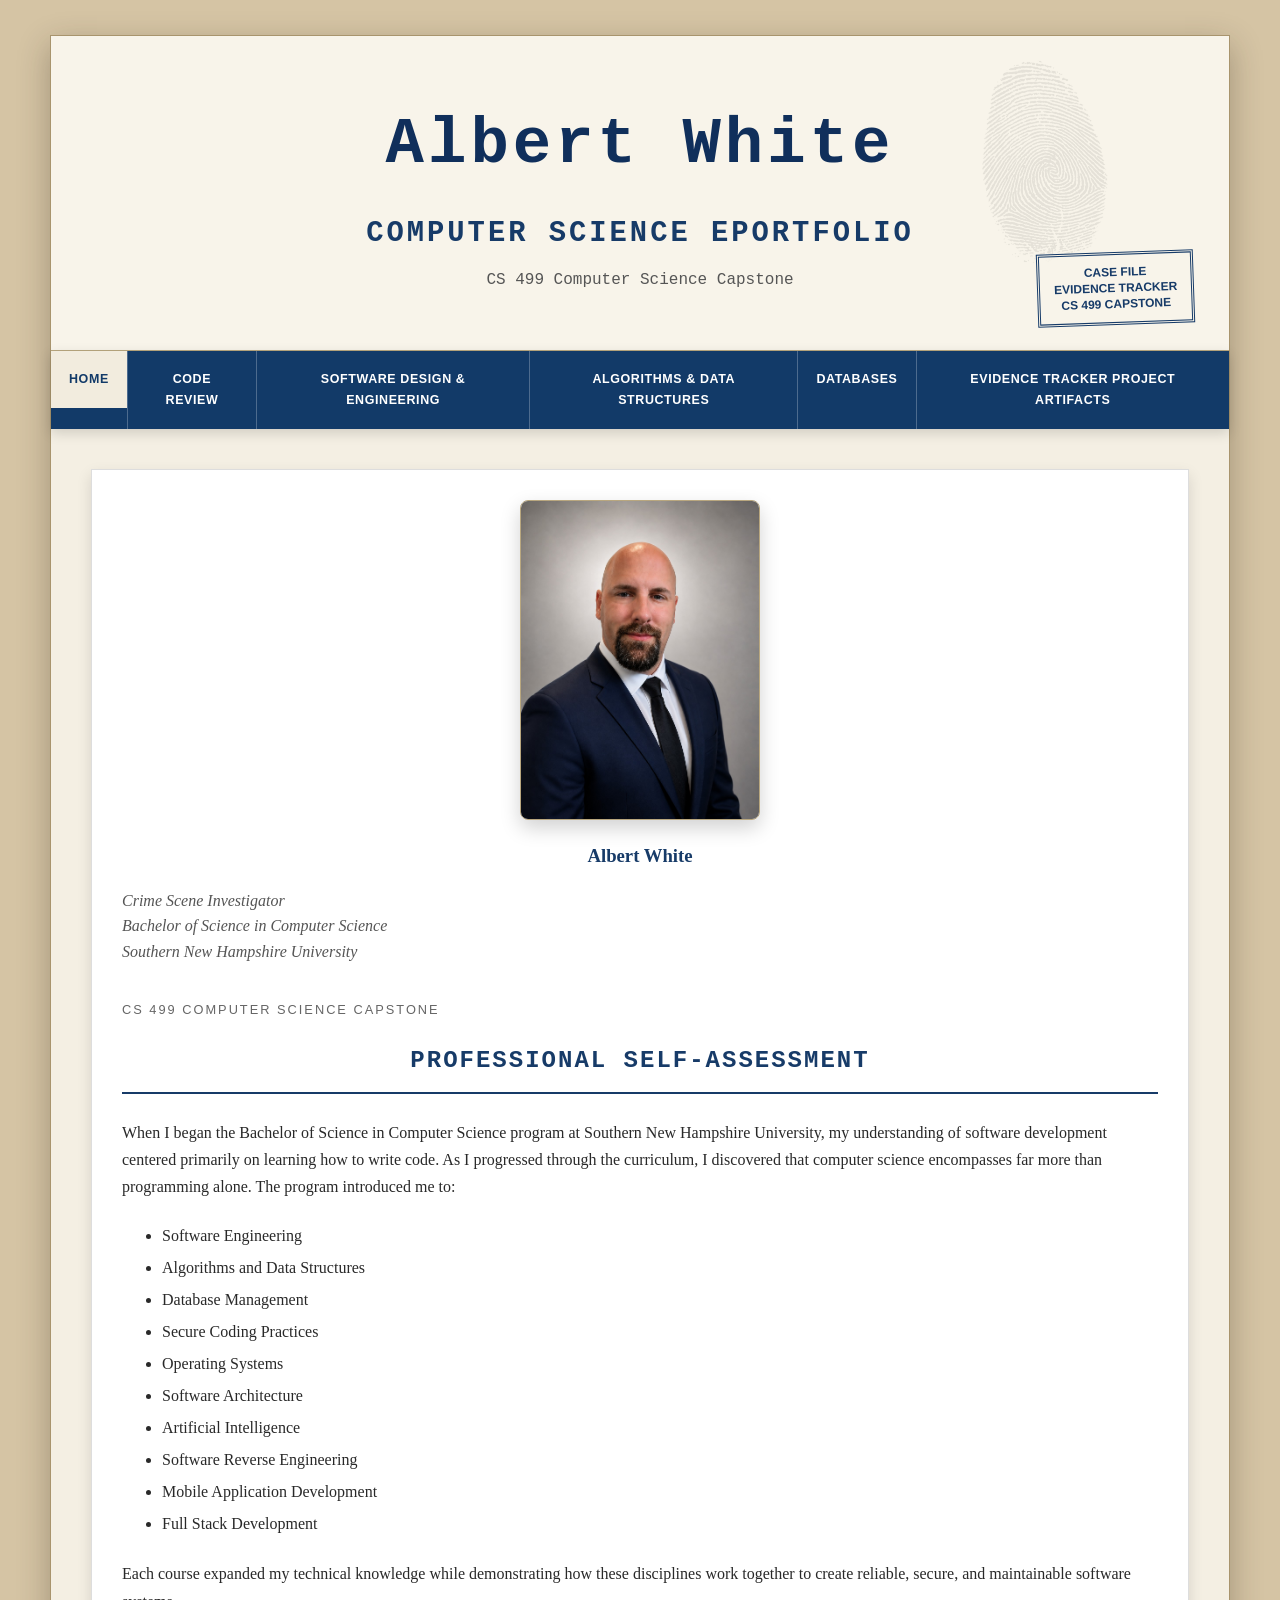
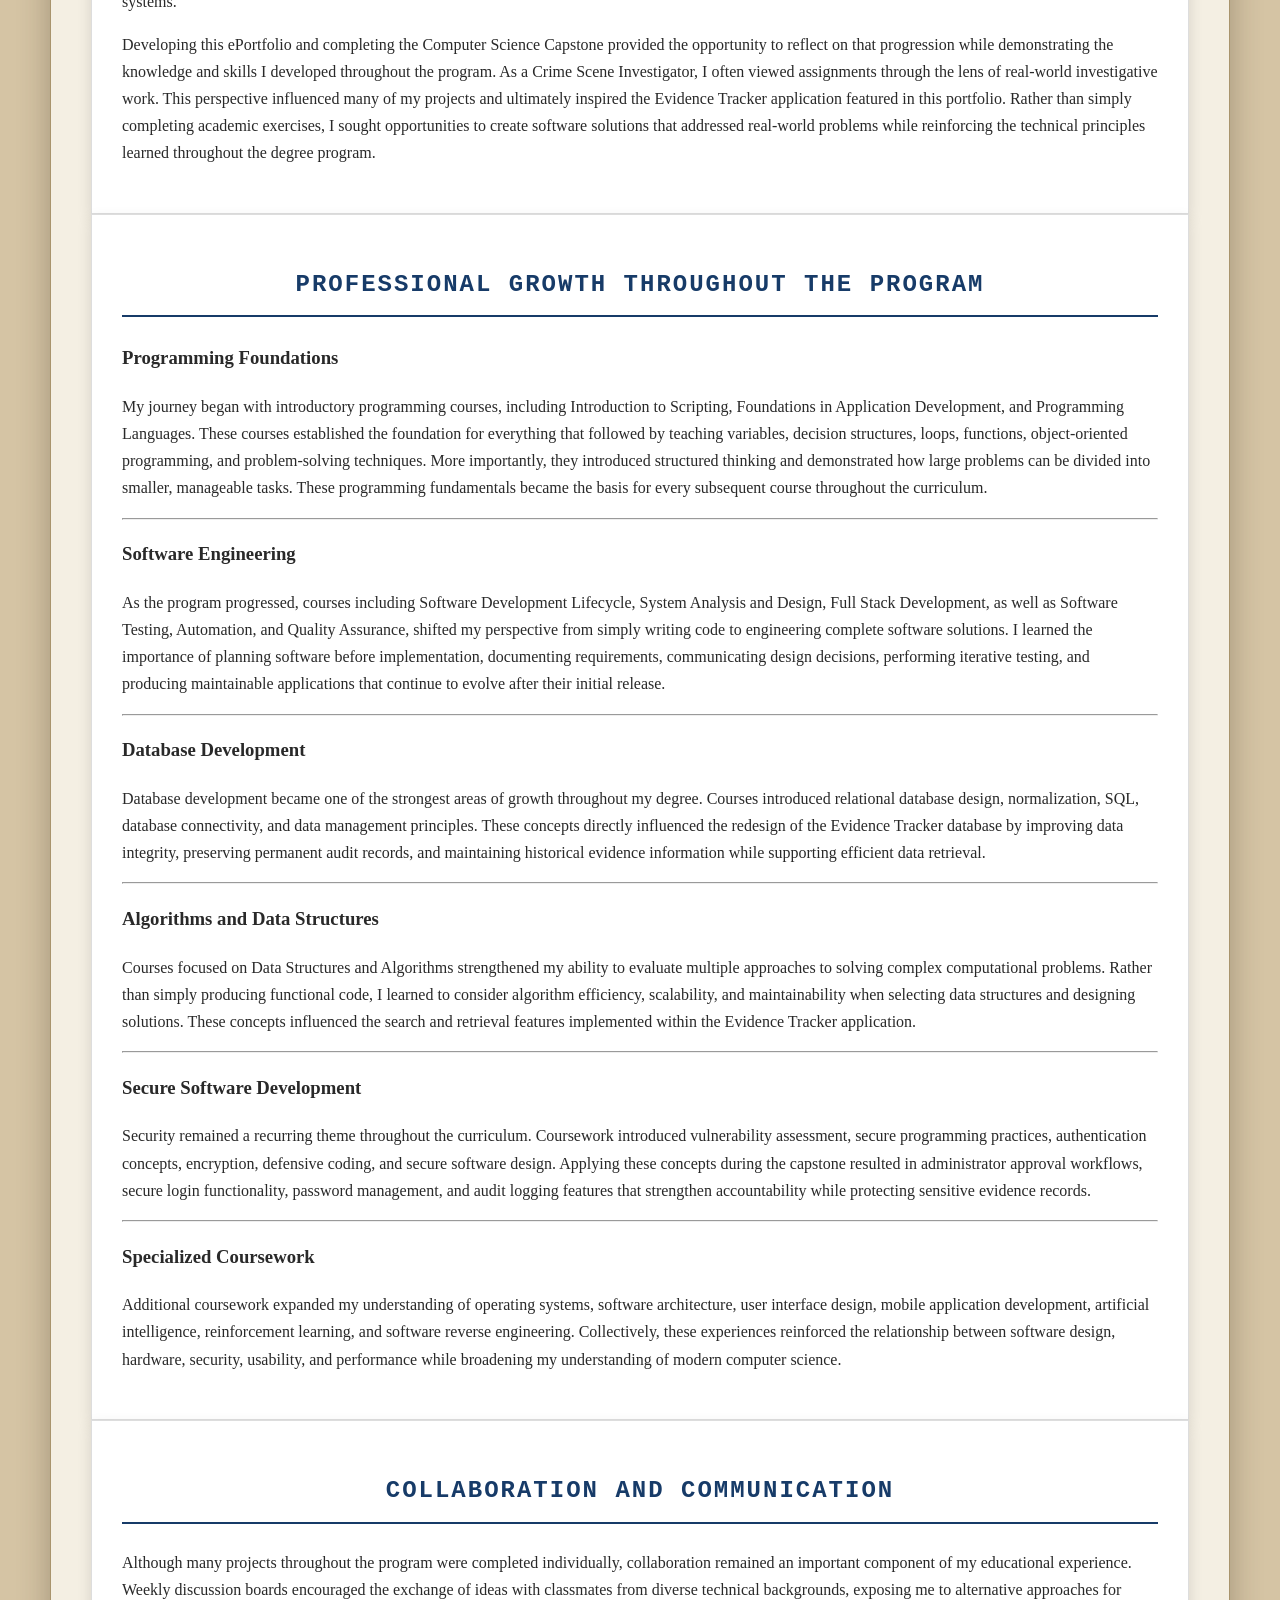
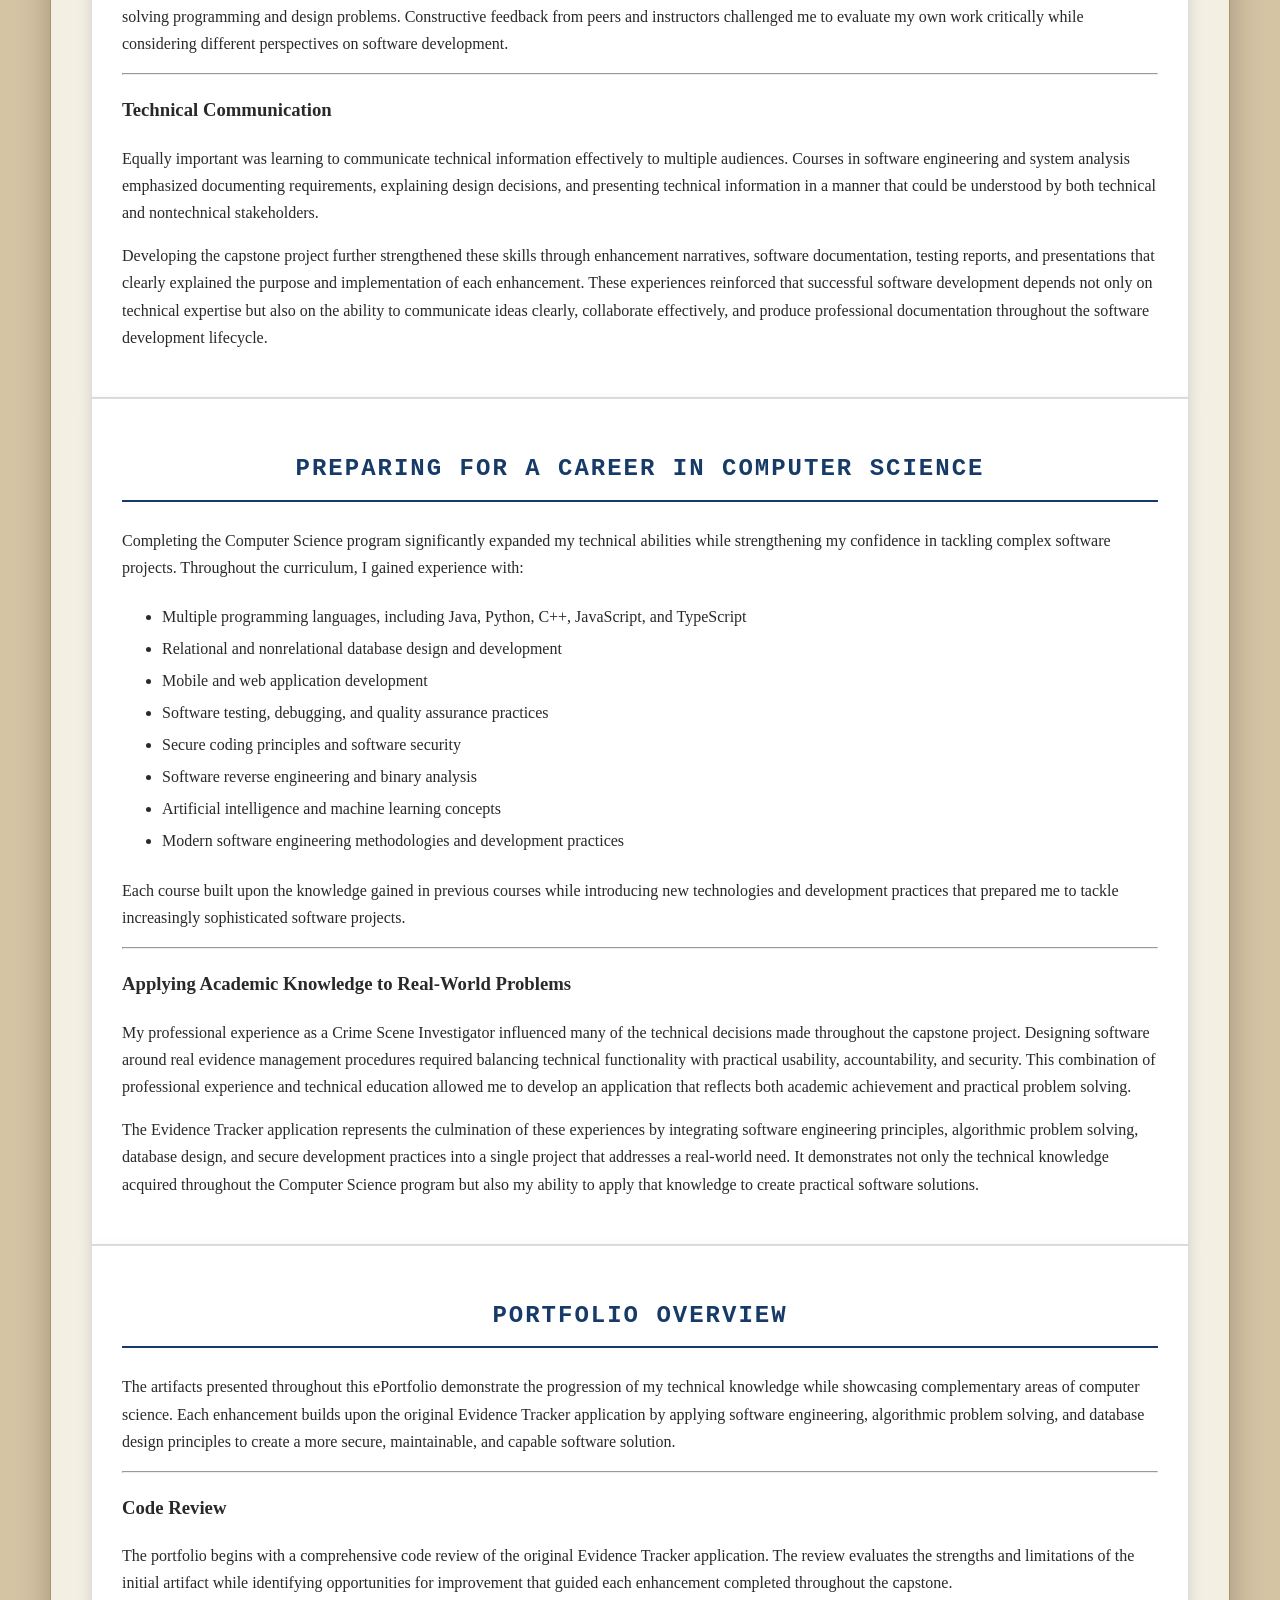
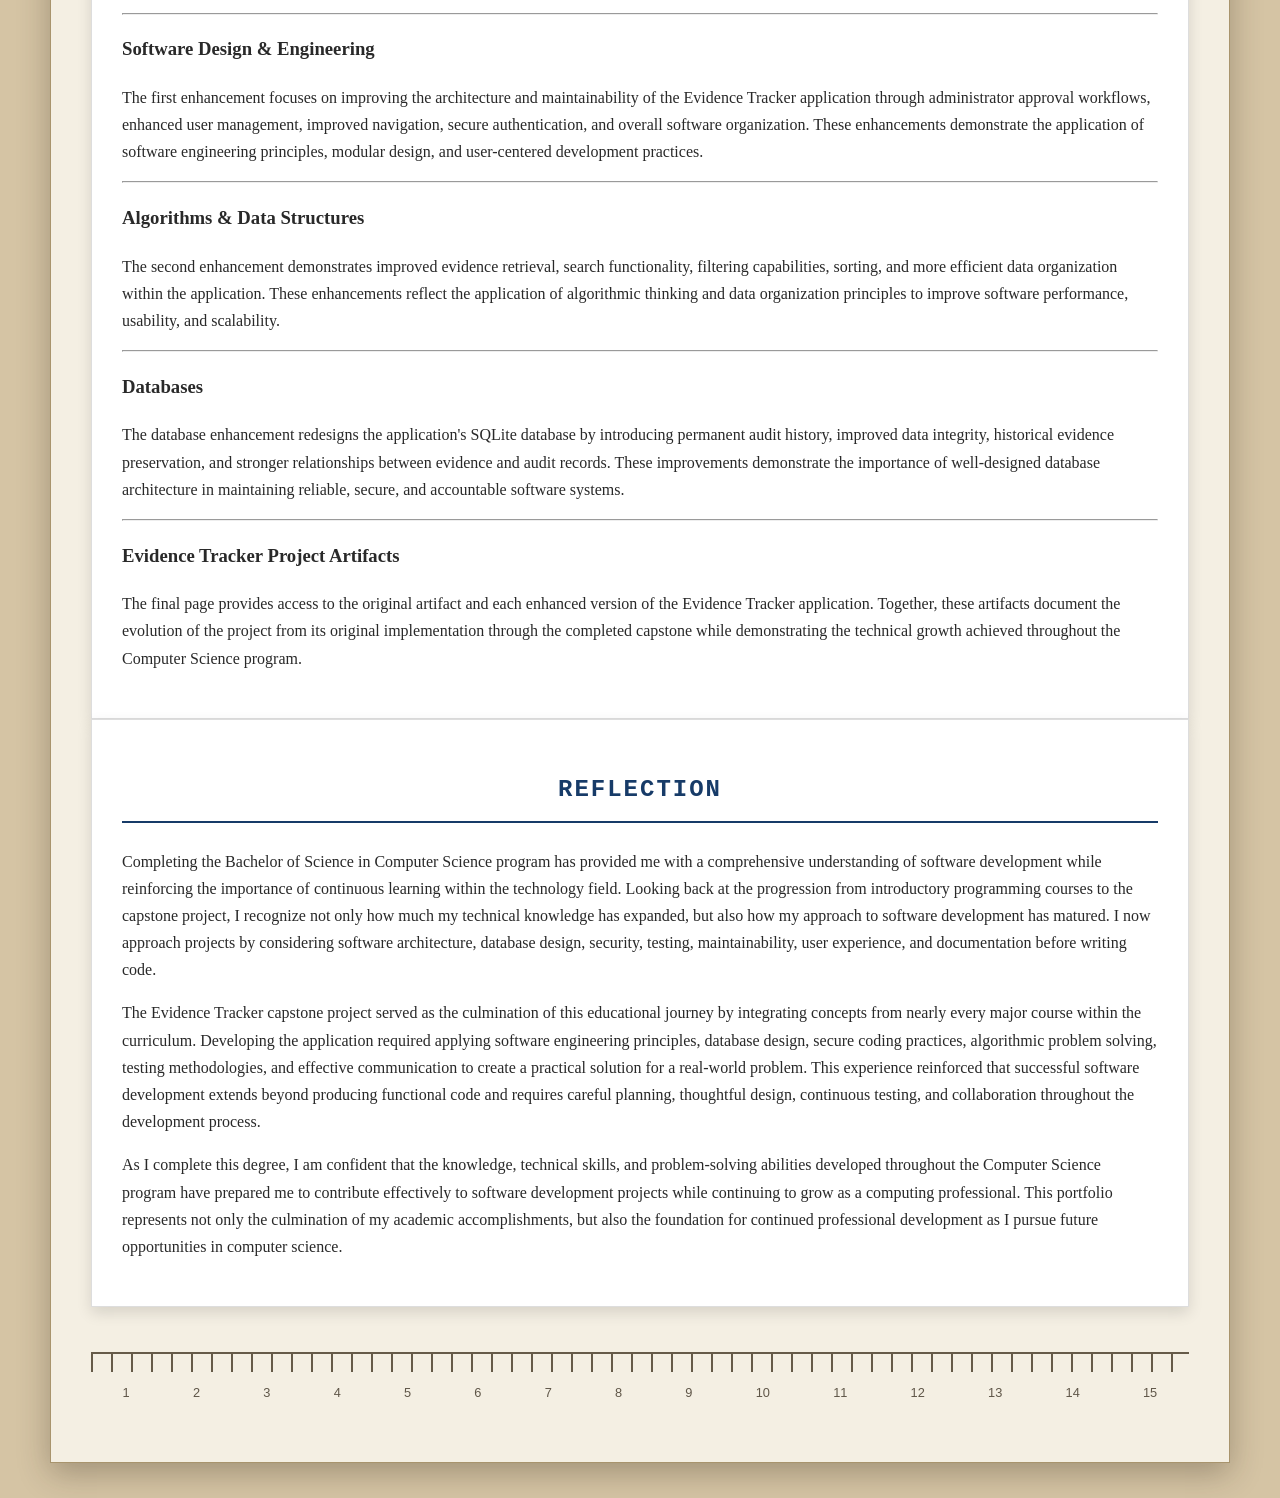
<file: index.html>
<!DOCTYPE html>
<html lang="en">
<head>
    <meta charset="UTF-8">
    <meta name="viewport" content="width=device-width, initial-scale=1.0">
    <link rel="stylesheet" href="css/style.css">

    <title>Albert White - Computer Science ePortfolio</title>
</head>

<body>

    <div class="site-container">

        <header class="site-header">
            <h1>Albert White</h1>
            <h2>Computer Science ePortfolio</h2>

            <p class="course-title">
                CS 499 Computer Science Capstone
            </p>
            <div class="project-stamp">
                Case File<br>
                Evidence Tracker<br>
                CS 499 Capstone
            </div>
        </header>

        <nav class="main-navigation">
            <ul>
                <li><a class="active" href="index.html">Home</a></li>

                <li><a href="code-review.html">Code Review</a></li>

                <li>
                    <a href="software-design.html">
                        Software Design &amp; Engineering
                    </a>
                </li>

                <li>
                    <a href="algorithms.html">
                        Algorithms &amp; Data Structures
                    </a>
                </li>

                <li><a href="databases.html">Databases</a></li>

                <li>
                    <a href="artifacts.html">
                        Evidence Tracker Project Artifacts
                    </a>
                </li>
            </ul>
        </nav>

        <main>

            <!-- ===================================================== -->
            <!-- Professional Self-Assessment -->
            <!-- ===================================================== -->

            <section class="paper-card page-introduction">

                <div class="intro-photo">

                    <img src="images/portrait.jpg"
                         alt="Professional portrait of Albert White"
                         class="profile-photo">

                    <h3>Albert White</h3>

                    <p class="subtitle">
                        Crime Scene Investigator<br>
                        Bachelor of Science in Computer Science<br>
                        Southern New Hampshire University
                    </p>

                </div>

                <p class="section-label">
                    CS 499 Computer Science Capstone
                </p>

                <h2 class="section-heading">
                    Professional Self-Assessment
                </h2>

                <p>
                    When I began the Bachelor of Science in Computer Science
                    program at Southern New Hampshire University, my understanding
                    of software development centered primarily on learning how to
                    write code. As I progressed through the curriculum, I discovered
                    that computer science encompasses far more than programming
                    alone. The program introduced me to:
                </p>
                
                <ul class="portfolio-list">
                    
                    <li>Software Engineering</li>
                    
                    <li>Algorithms and Data Structures</li>
                    
                    <li>Database Management</li>
                    
                    <li>Secure Coding Practices</li>
                    
                    <li>Operating Systems</li>
                    
                    <li>Software Architecture</li>
                    
                    <li>Artificial Intelligence</li>
                    
                    <li>Software Reverse Engineering</li>
                    
                    <li>Mobile Application Development</li>
                    
                    <li>Full Stack Development</li>
                
                </ul>
                
                <p>
                    Each course expanded my technical knowledge while demonstrating
                    how these disciplines work together to create reliable, secure,
                    and maintainable software systems.
                </p>

                <p>
                    Developing this ePortfolio and completing the Computer Science
                    Capstone provided the opportunity to reflect on that progression
                    while demonstrating the knowledge and skills I developed
                    throughout the program. As a Crime Scene Investigator, I often
                    viewed assignments through the lens of real-world investigative
                    work. This perspective influenced many of my projects and
                    ultimately inspired the Evidence Tracker application featured in
                    this portfolio. Rather than simply completing academic
                    exercises, I sought opportunities to create software solutions
                    that addressed real-world problems while reinforcing the
                    technical principles learned throughout the degree program.
                </p>

            </section>

            


            <!-- ===================================================== -->
            <!-- Professional Growth Throughout the Program -->
            <!-- ===================================================== -->

            <section class="paper-card">

                <h2 class="section-heading">
                    Professional Growth Throughout the Program
                </h2>

                <h3>
                    Programming Foundations
                </h3>

                <p>
                    My journey began with introductory programming courses, including
                    Introduction to Scripting, Foundations in Application Development,
                    and Programming Languages. These courses established the foundation
                    for everything that followed by teaching variables, decision
                    structures, loops, functions, object-oriented programming, and
                    problem-solving techniques. More importantly, they introduced
                    structured thinking and demonstrated how large problems can be
                    divided into smaller, manageable tasks. These programming
                    fundamentals became the basis for every subsequent course
                    throughout the curriculum.
                </p>

                <hr class="section-divider">

                <h3>
                    Software Engineering
                </h3>

                <p>
                    As the program progressed, courses including Software Development
                    Lifecycle, System Analysis and Design, Full Stack Development,
                    as well as Software Testing, Automation, and Quality Assurance,
                    shifted my perspective from simply writing code to engineering
                    complete software solutions. I learned the importance of planning
                    software before implementation, documenting requirements,
                    communicating design decisions, performing iterative testing,
                    and producing maintainable applications that continue to evolve
                    after their initial release.
                </p>

                <hr class="section-divider">

                <h3>
                    Database Development
                </h3>

                <p>
                    Database development became one of the strongest areas of growth
                    throughout my degree. Courses introduced relational database
                    design, normalization, SQL, database connectivity, and data
                    management principles. These concepts directly influenced the
                    redesign of the Evidence Tracker database by improving data
                    integrity, preserving permanent audit records, and maintaining
                    historical evidence information while supporting efficient data
                    retrieval.
                </p>

                <hr class="section-divider">

                <h3>
                    Algorithms and Data Structures
                </h3>

                <p>
                    Courses focused on Data Structures and Algorithms strengthened my
                    ability to evaluate multiple approaches to solving complex
                    computational problems. Rather than simply producing functional
                    code, I learned to consider algorithm efficiency, scalability,
                    and maintainability when selecting data structures and designing
                    solutions. These concepts influenced the search and retrieval
                    features implemented within the Evidence Tracker application.
                </p>

                <hr class="section-divider">

                <h3>
                    Secure Software Development
                </h3>

                <p>
                    Security remained a recurring theme throughout the curriculum.
                    Coursework introduced vulnerability assessment, secure programming
                    practices, authentication concepts, encryption, defensive coding,
                    and secure software design. Applying these concepts during the
                    capstone resulted in administrator approval workflows, secure
                    login functionality, password management, and audit logging
                    features that strengthen accountability while protecting
                    sensitive evidence records.
                </p>

                <hr class="section-divider">

                <h3>
                    Specialized Coursework
                </h3>

                <p>
                    Additional coursework expanded my understanding of operating
                    systems, software architecture, user interface design, mobile
                    application development, artificial intelligence, reinforcement
                    learning, and software reverse engineering. Collectively, these
                    experiences reinforced the relationship between software design,
                    hardware, security, usability, and performance while broadening
                    my understanding of modern computer science.
                </p>

            </section>


            <!-- ===================================================== -->
            <!-- Collaboration and Communication -->
            <!-- ===================================================== -->

            <section class="paper-card">

                <h2 class="section-heading">
                    Collaboration and Communication
                </h2>

                <p>
                    Although many projects throughout the program were completed
                    individually, collaboration remained an important component of my
                    educational experience. Weekly discussion boards encouraged the
                    exchange of ideas with classmates from diverse technical
                    backgrounds, exposing me to alternative approaches for solving
                    programming and design problems. Constructive feedback from peers
                    and instructors challenged me to evaluate my own work critically
                    while considering different perspectives on software development.
                </p>

                <hr class="section-divider">

                <h3>
                    Technical Communication
                </h3>

                <p>
                    Equally important was learning to communicate technical
                    information effectively to multiple audiences. Courses in software
                    engineering and system analysis emphasized documenting
                    requirements, explaining design decisions, and presenting
                    technical information in a manner that could be understood by both
                    technical and nontechnical stakeholders.
                </p>

                <p>
                    Developing the capstone project further strengthened these skills
                    through enhancement narratives, software documentation, testing
                    reports, and presentations that clearly explained the purpose and
                    implementation of each enhancement. These experiences reinforced
                    that successful software development depends not only on technical
                    expertise but also on the ability to communicate ideas clearly,
                    collaborate effectively, and produce professional documentation
                    throughout the software development lifecycle.
                </p>

            </section>


            <!-- ===================================================== -->
            <!-- Preparing for a Career in Computer Science -->
            <!-- ===================================================== -->

            <section class="paper-card">

                <h2 class="section-heading">
                    Preparing for a Career in Computer Science
                </h2>

                <p>
                <p>
                    Completing the Computer Science program significantly expanded my
                    technical abilities while strengthening my confidence in tackling
                    complex software projects. Throughout the curriculum, I gained
                    experience with:
                </p>

                <ul class="portfolio-list">

                    <li>Multiple programming languages, including Java, Python, C++, JavaScript, and TypeScript</li>

                    <li>Relational and nonrelational database design and development</li>

                    <li>Mobile and web application development</li>

                    <li>Software testing, debugging, and quality assurance practices</li>

                    <li>Secure coding principles and software security</li>

                    <li>Software reverse engineering and binary analysis</li>

                    <li>Artificial intelligence and machine learning concepts</li>

                    <li>Modern software engineering methodologies and development practices</li>

                </ul>

                <p>
                    Each course built upon the knowledge gained in previous courses
                    while introducing new technologies and development practices that
                    prepared me to tackle increasingly sophisticated software projects.
                </p>

                <hr class="section-divider">

                <h3>
                    Applying Academic Knowledge to Real-World Problems
                </h3>

                <p>
                    My professional experience as a Crime Scene Investigator influenced
                    many of the technical decisions made throughout the capstone project.
                    Designing software around real evidence management procedures required
                    balancing technical functionality with practical usability,
                    accountability, and security. This combination of professional
                    experience and technical education allowed me to develop an
                    application that reflects both academic achievement and practical
                    problem solving.
                </p>

                <p>
                    The Evidence Tracker application represents the culmination of these
                    experiences by integrating software engineering principles,
                    algorithmic problem solving, database design, and secure development
                    practices into a single project that addresses a real-world need.
                    It demonstrates not only the technical knowledge acquired throughout
                    the Computer Science program but also my ability to apply that
                    knowledge to create practical software solutions.
                </p>

            </section>

            <!-- ===================================================== -->
            <!-- Portfolio Overview -->
            <!-- ===================================================== -->

            <section class="paper-card">

                <h2 class="section-heading">
                    Portfolio Overview
                </h2>

                <p>
                    The artifacts presented throughout this ePortfolio demonstrate the
                    progression of my technical knowledge while showcasing complementary
                    areas of computer science. Each enhancement builds upon the original
                    Evidence Tracker application by applying software engineering,
                    algorithmic problem solving, and database design principles to create
                    a more secure, maintainable, and capable software solution.
                </p>

                <hr class="section-divider">

                <h3>
                    Code Review
                </h3>

                <p>
                    The portfolio begins with a comprehensive code review of the original
                    Evidence Tracker application. The review evaluates the strengths and
                    limitations of the initial artifact while identifying opportunities
                    for improvement that guided each enhancement completed throughout the
                    capstone.
                </p>

                <hr class="section-divider">

                <h3>
                    Software Design &amp; Engineering
                </h3>

                <p>
                    The first enhancement focuses on improving the architecture and
                    maintainability of the Evidence Tracker application through
                    administrator approval workflows, enhanced user management,
                    improved navigation, secure authentication, and overall software
                    organization. These enhancements demonstrate the application of
                    software engineering principles, modular design, and user-centered
                    development practices.
                </p>

                <hr class="section-divider">

                <h3>
                    Algorithms &amp; Data Structures
                </h3>

                <p>
                    The second enhancement demonstrates improved evidence retrieval,
                    search functionality, filtering capabilities, sorting, and more
                    efficient data organization within the application. These
                    enhancements reflect the application of algorithmic thinking and
                    data organization principles to improve software performance,
                    usability, and scalability.
                </p>

                <hr class="section-divider">

                <h3>
                    Databases
                </h3>

                <p>
                    The database enhancement redesigns the application's SQLite database
                    by introducing permanent audit history, improved data integrity,
                    historical evidence preservation, and stronger relationships between
                    evidence and audit records. These improvements demonstrate the
                    importance of well-designed database architecture in maintaining
                    reliable, secure, and accountable software systems.
                </p>

                <hr class="section-divider">

                <h3>
                    Evidence Tracker Project Artifacts
                </h3>

                <p>
                    The final page provides access to the original artifact and each
                    enhanced version of the Evidence Tracker application. Together,
                    these artifacts document the evolution of the project from its
                    original implementation through the completed capstone while
                    demonstrating the technical growth achieved throughout the
                    Computer Science program.
                </p>

            </section>


            <!-- ===================================================== -->
            <!-- Reflection -->
            <!-- ===================================================== -->

            <section class="paper-card">

                <h2 class="section-heading">
                    Reflection
                </h2>

                <p>
                    Completing the Bachelor of Science in Computer Science program has
                    provided me with a comprehensive understanding of software
                    development while reinforcing the importance of continuous learning
                    within the technology field. Looking back at the progression from
                    introductory programming courses to the capstone project, I
                    recognize not only how much my technical knowledge has expanded,
                    but also how my approach to software development has matured.
                    I now approach projects by considering software architecture,
                    database design, security, testing, maintainability, user
                    experience, and documentation before writing code.
                </p>

                <p>
                    The Evidence Tracker capstone project served as the culmination of
                    this educational journey by integrating concepts from nearly every
                    major course within the curriculum. Developing the application
                    required applying software engineering principles, database design,
                    secure coding practices, algorithmic problem solving, testing
                    methodologies, and effective communication to create a practical
                    solution for a real-world problem. This experience reinforced that
                    successful software development extends beyond producing functional
                    code and requires careful planning, thoughtful design, continuous
                    testing, and collaboration throughout the development process.
                </p>


                <p>
                    As I complete this degree, I am confident that the knowledge,
                    technical skills, and problem-solving abilities developed
                    throughout the Computer Science program have prepared me to
                    contribute effectively to software development projects while
                    continuing to grow as a computing professional. This portfolio
                    represents not only the culmination of my academic accomplishments,
                    but also the foundation for continued professional development as I
                    pursue future opportunities in computer science.
                </p>

            </section>

            <div class="evidence-ruler">

                <div class="ruler-numbers">

                    <span>1</span>
                    <span>2</span>
                    <span>3</span>
                    <span>4</span>
                    <span>5</span>
                    <span>6</span>
                    <span>7</span>
                    <span>8</span>
                    <span>9</span>
                    <span>10</span>
                    <span>11</span>
                    <span>12</span>
                    <span>13</span>
                    <span>14</span>
                    <span>15</span>

                </div>

            </div>

        </main>


    </div>

</body>
</html>
</file>
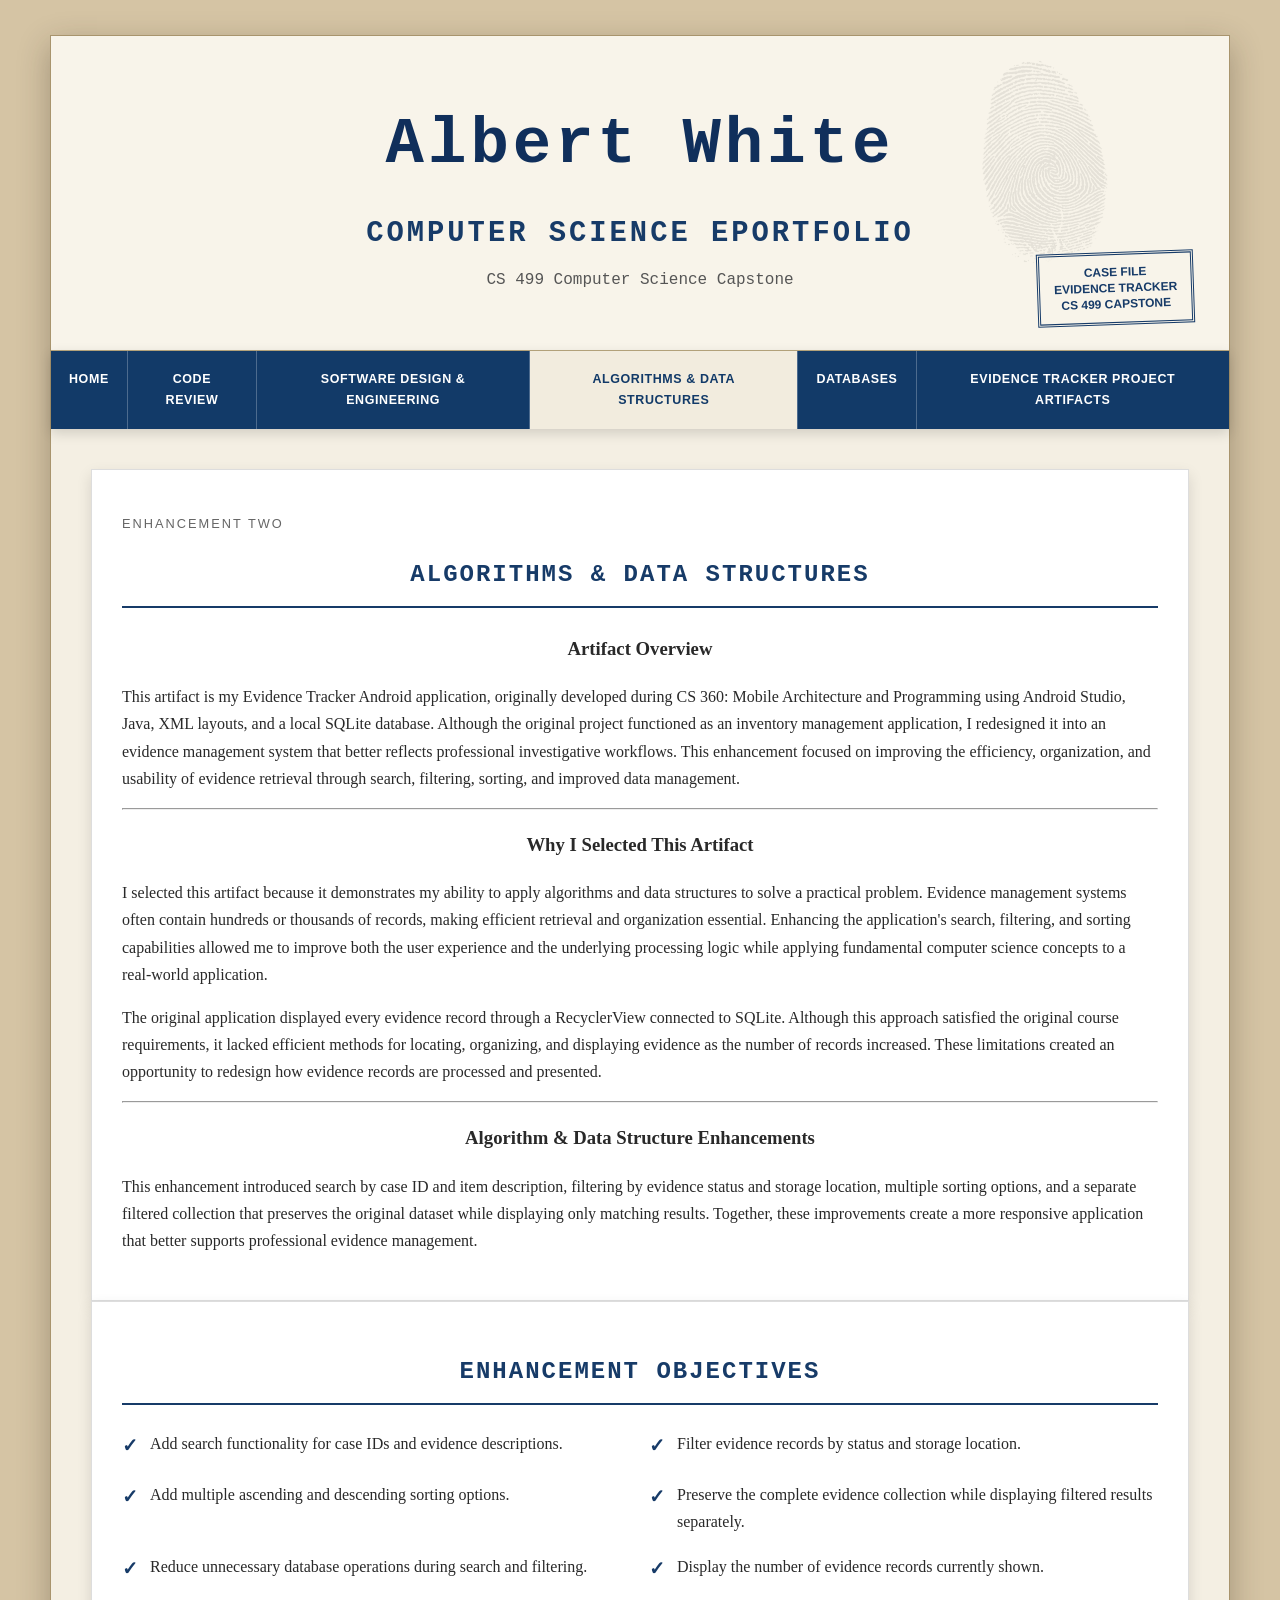
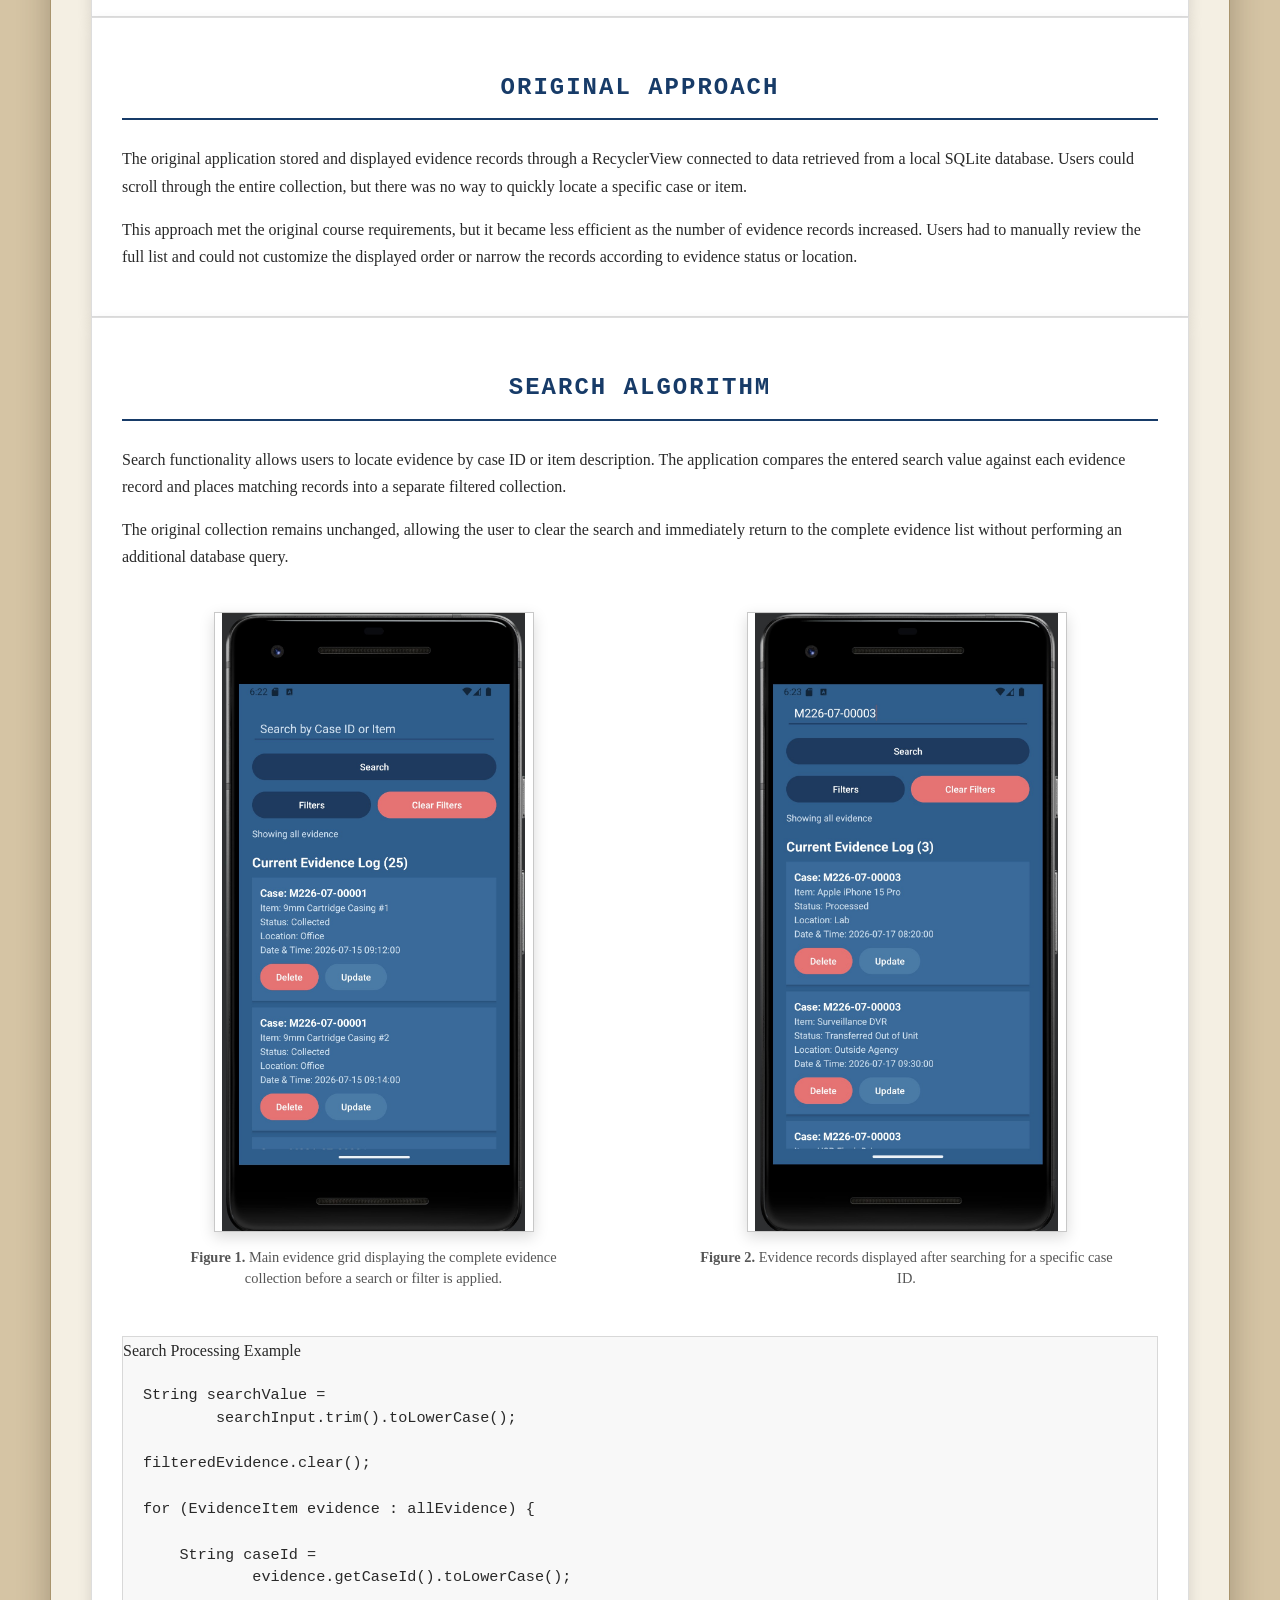
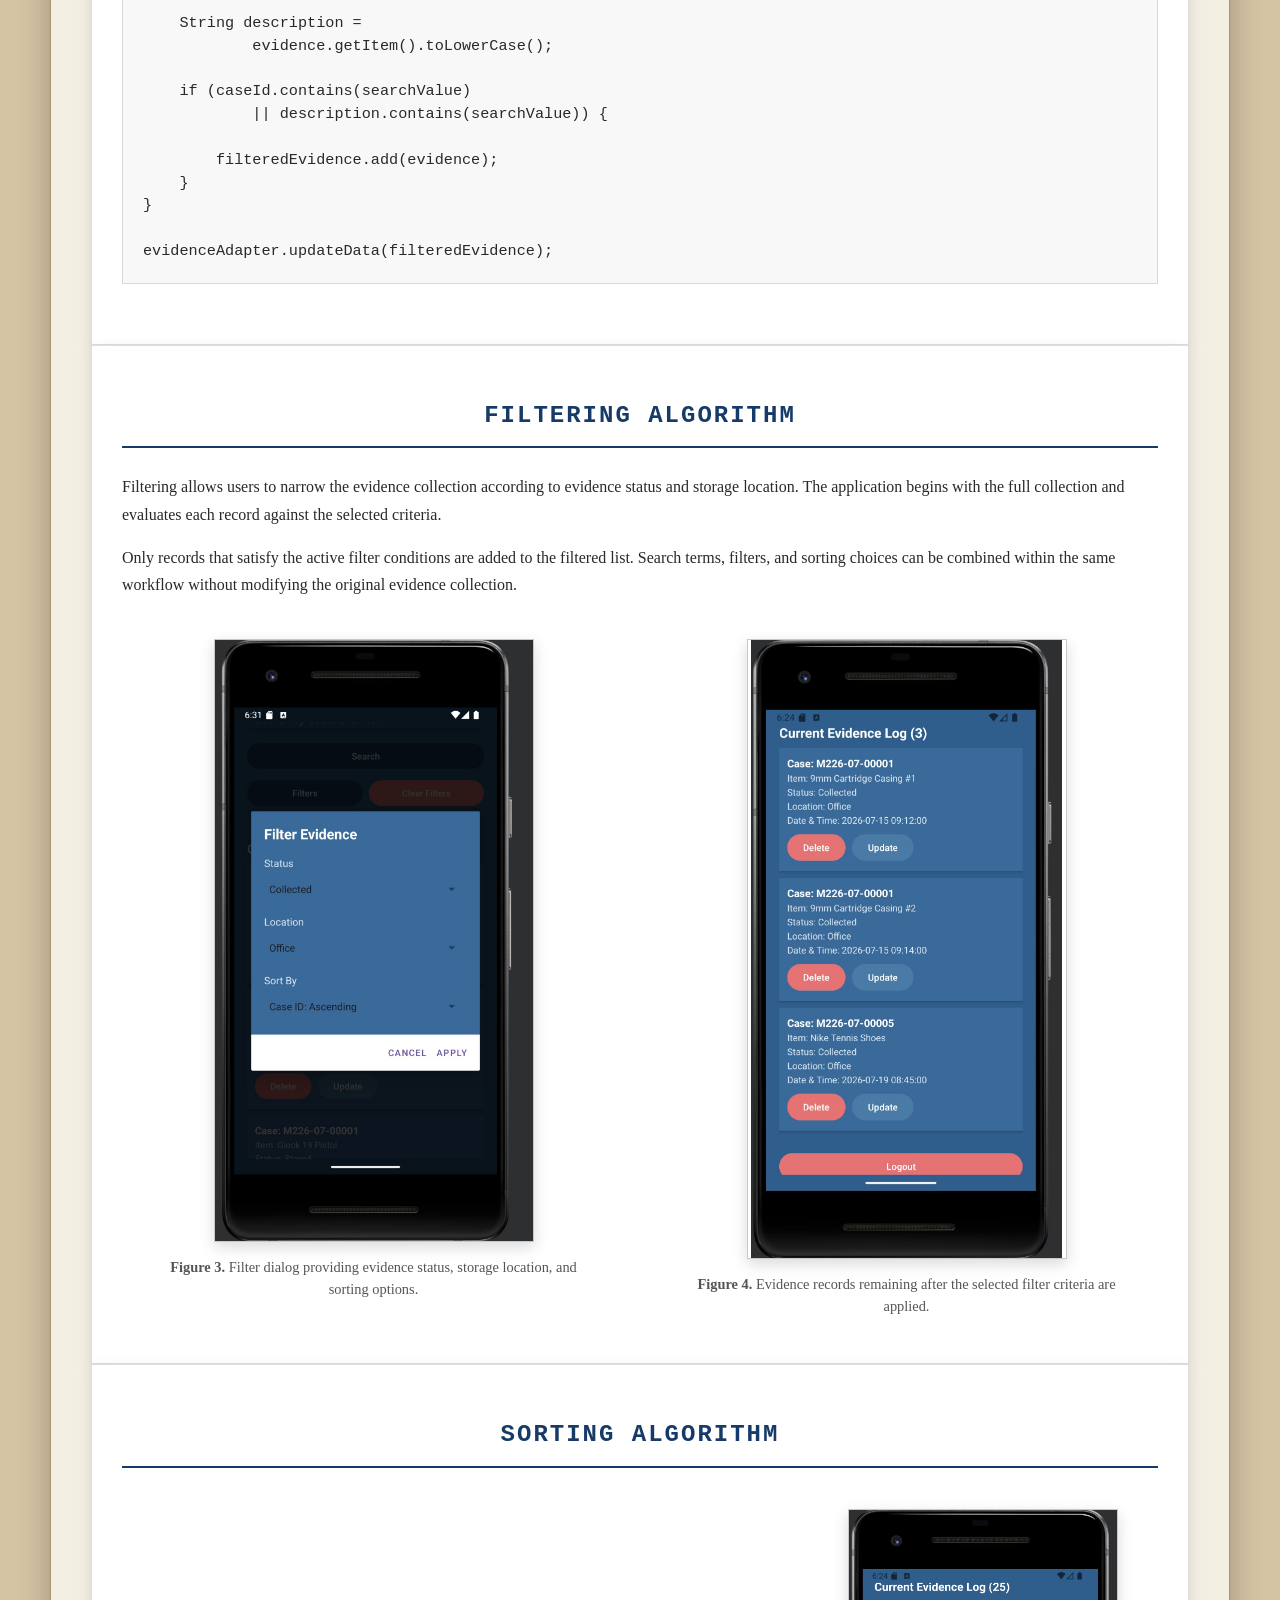
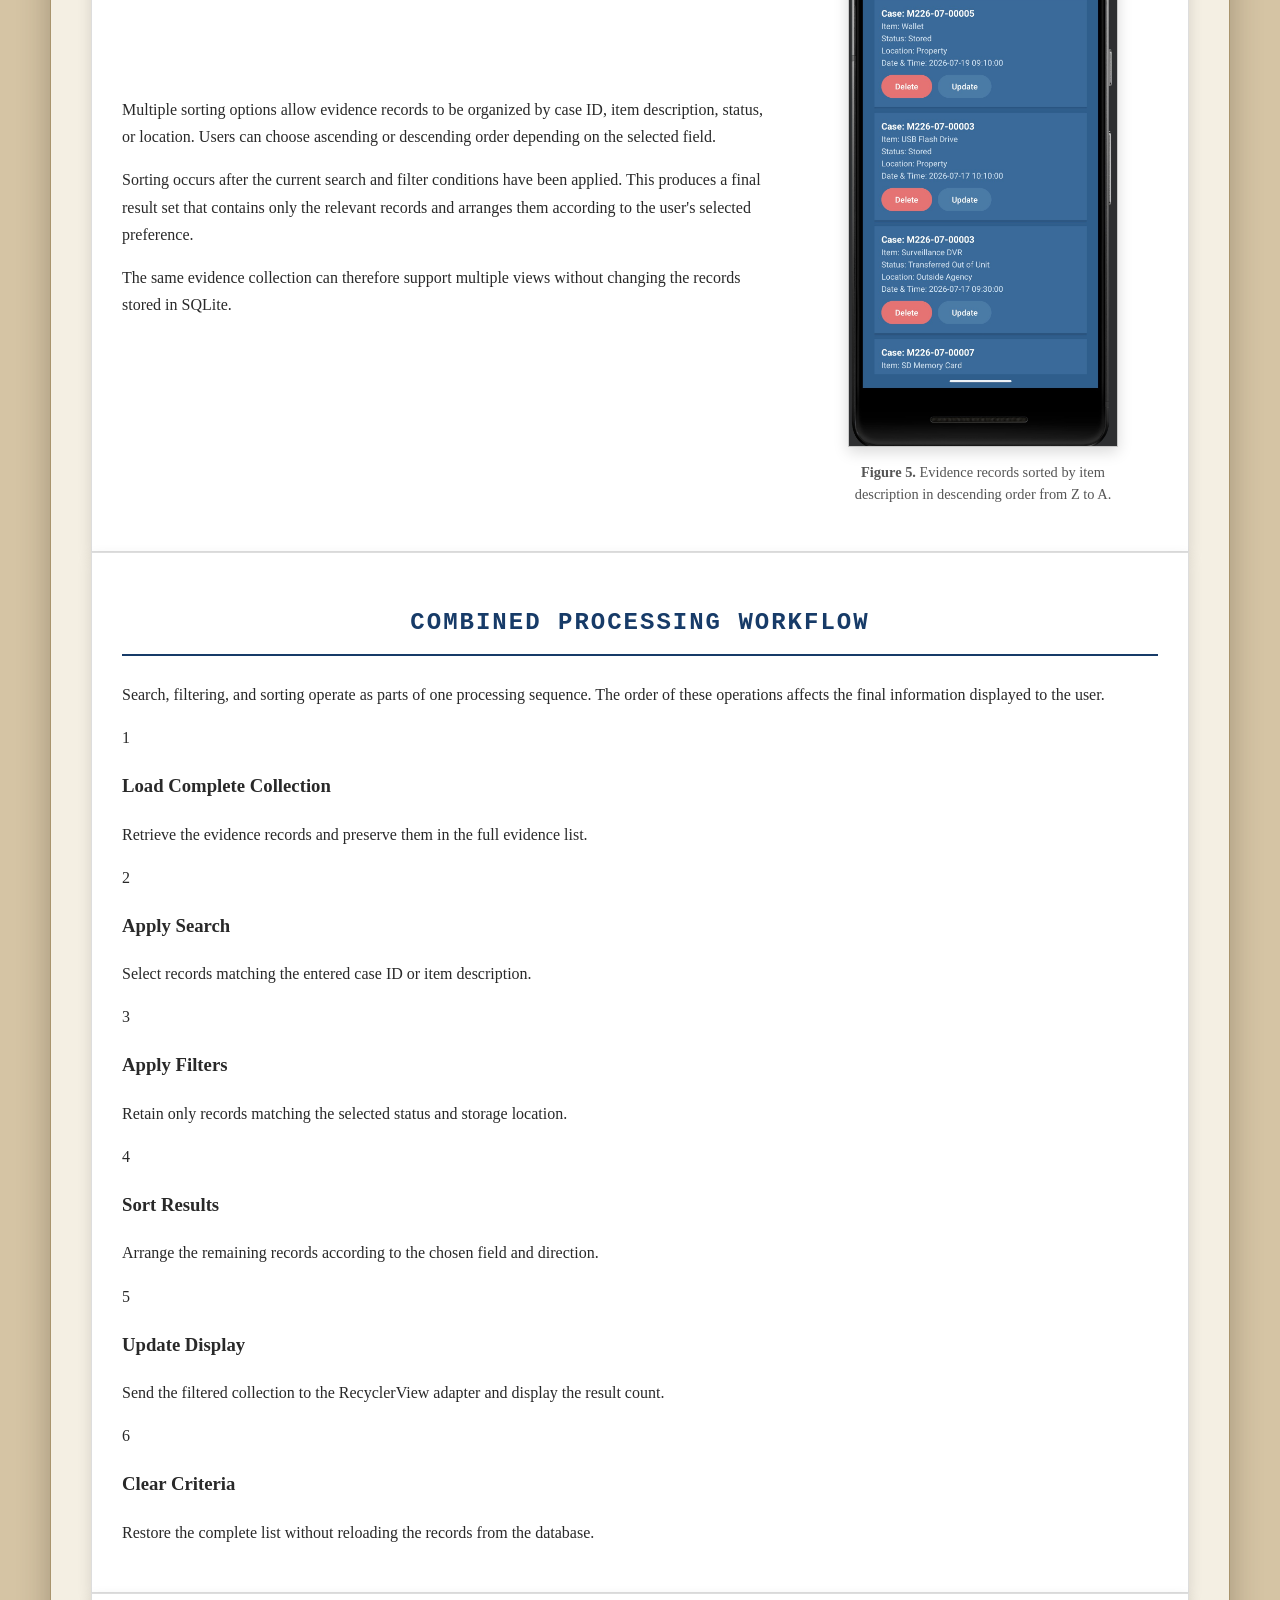
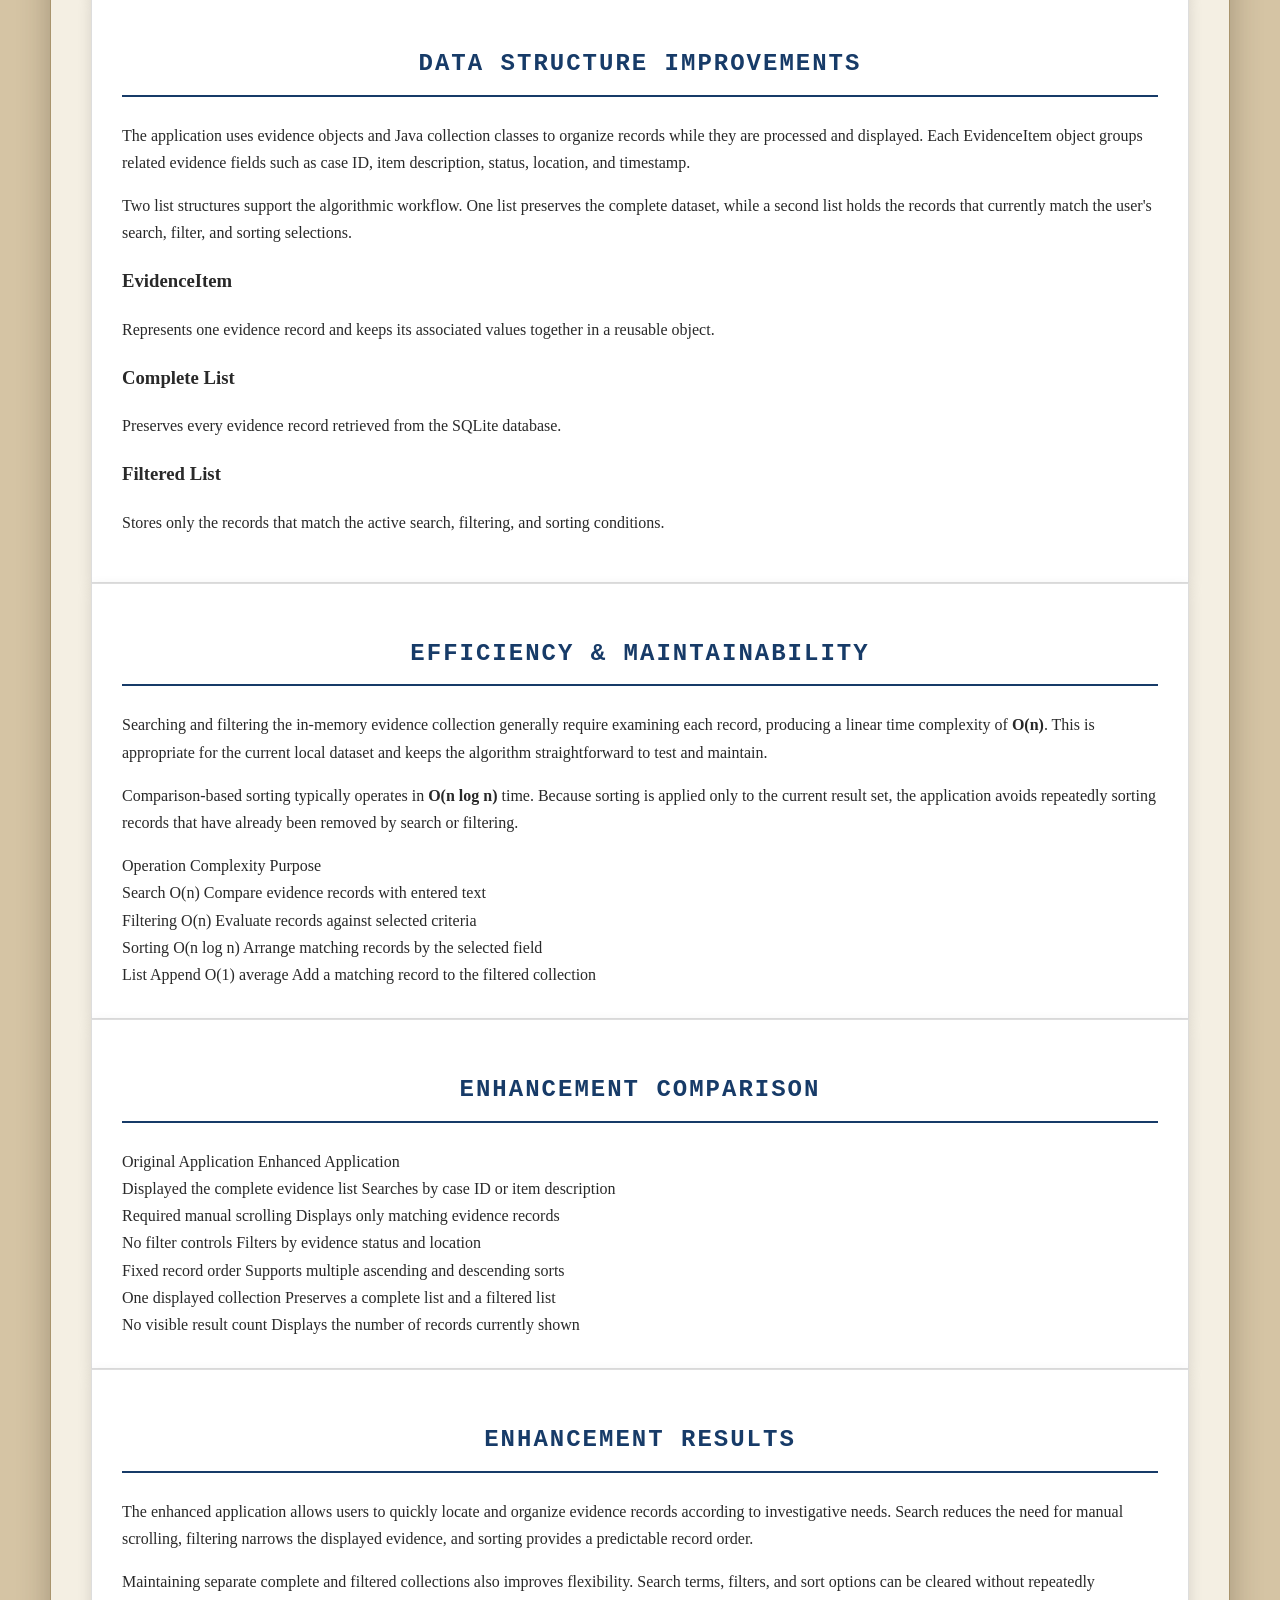
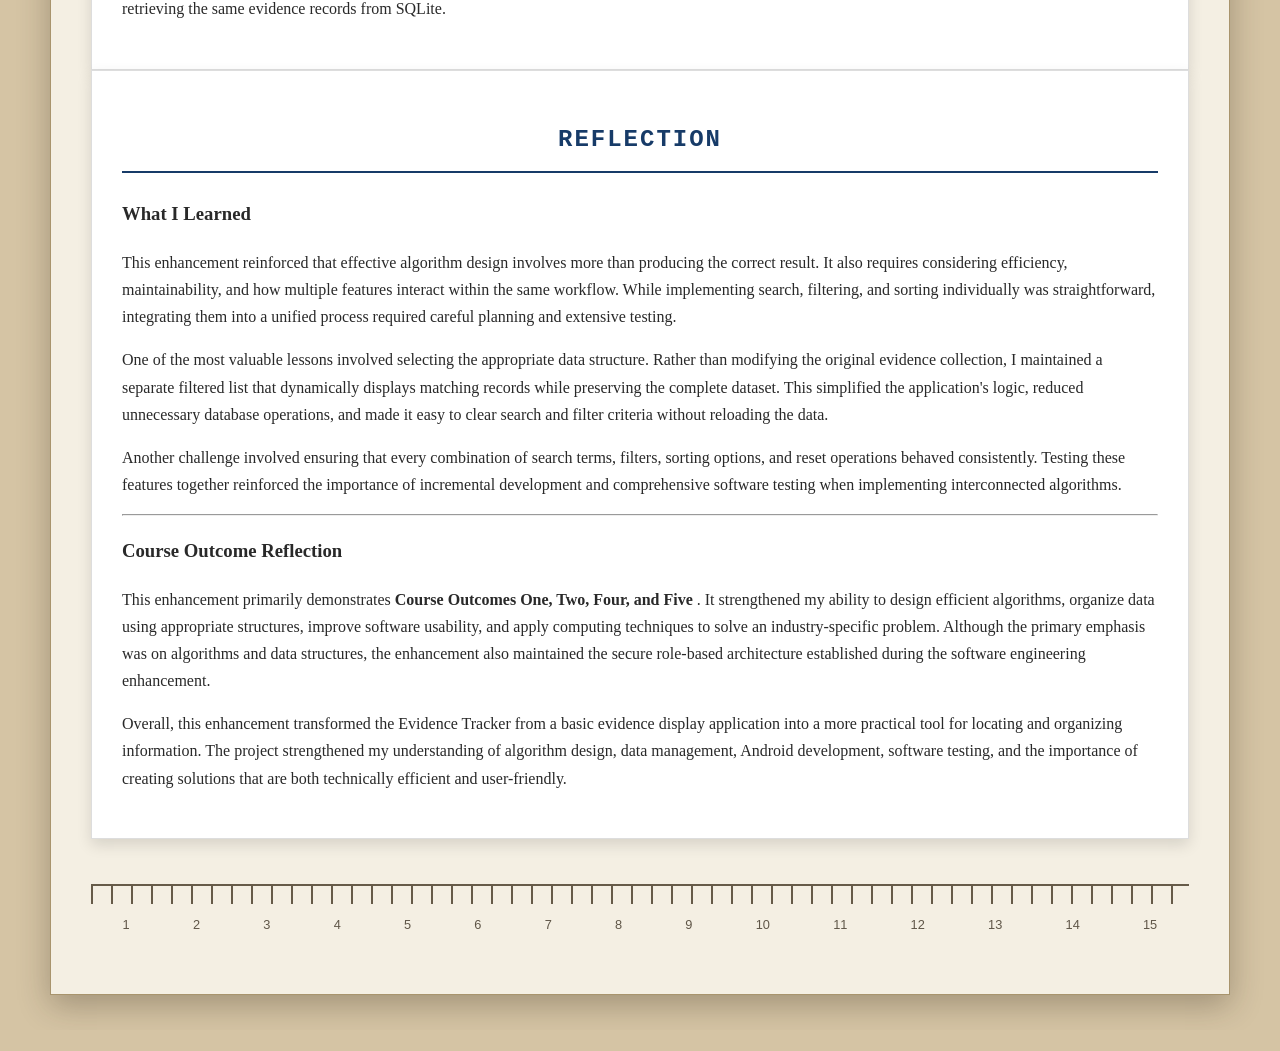
<file: algorithms.html>
<!DOCTYPE html>
<html lang="en">

<head>
    <meta charset="UTF-8">

    <meta name="viewport"
          content="width=device-width, initial-scale=1.0">

    <meta name="description"
          content="Algorithms and Data Structures enhancement for Albert White's CS 499 Evidence Tracker capstone project.">

    <link rel="stylesheet" href="css/style.css">

    <title>
        Algorithms &amp; Data Structures | Albert White
    </title>
</head>

<body>

    <div class="site-container">

        <!-- Website Header -->
        <header class="site-header">

            <h1>Albert White</h1>

            <h2>Computer Science ePortfolio</h2>

            <p class="course-title">
                CS 499 Computer Science Capstone
            </p>

            <div class="project-stamp">
                Case File<br>
                Evidence Tracker<br>
                CS 499 Capstone
            </div>

        </header>

        <!-- Main Navigation -->
        <nav class="main-navigation"
             aria-label="Main navigation">

            <ul>

                <li>
                    <a href="index.html">
                        Home
                    </a>
                </li>

                <li>
                    <a href="code-review.html">
                        Code Review
                    </a>
                </li>

                <li>
                    <a href="software-design.html">
                        Software Design &amp; Engineering
                    </a>
                </li>

                <li>
                    <a class="active"
                       href="algorithms.html">
                        Algorithms &amp; Data Structures
                    </a>
                </li>

                <li>
                    <a href="databases.html">
                        Databases
                    </a>
                </li>

                <li>
                    <a href="artifacts.html">
                        Evidence Tracker Project Artifacts
                    </a>
                </li>

            </ul>

        </nav>

        <!-- Page Content -->
        <main class="enhancement-page">

            <!-- Introduction -->
            <section class="paper-card page-introduction">

                <p class="section-label">
                    Enhancement Two
                </p>

                <h2 class="section-heading">
                    Algorithms &amp; Data Structures
                </h2>

                <h3>Artifact Overview</h3>

                <p>
                    This artifact is my Evidence Tracker Android application, originally
                    developed during CS 360: Mobile Architecture and Programming using
                    Android Studio, Java, XML layouts, and a local SQLite database.
                    Although the original project functioned as an inventory management
                    application, I redesigned it into an evidence management system that
                    better reflects professional investigative workflows. This enhancement
                    focused on improving the efficiency, organization, and usability of
                    evidence retrieval through search, filtering, sorting, and improved
                    data management.
                </p>

                <hr class="section-divider">

                <h3>Why I Selected This Artifact</h3>

                <p>
                    I selected this artifact because it demonstrates my ability to apply
                    algorithms and data structures to solve a practical problem.
                    Evidence management systems often contain hundreds or thousands of
                    records, making efficient retrieval and organization essential.
                    Enhancing the application's search, filtering, and sorting
                    capabilities allowed me to improve both the user experience and the
                    underlying processing logic while applying fundamental computer
                    science concepts to a real-world application.
                </p>

                <p>
                    The original application displayed every evidence record through a
                    RecyclerView connected to SQLite. Although this approach satisfied
                    the original course requirements, it lacked efficient methods for
                    locating, organizing, and displaying evidence as the number of
                    records increased. These limitations created an opportunity to
                    redesign how evidence records are processed and presented.
                </p>

                <hr class="section-divider">

                <h3>Algorithm &amp; Data Structure Enhancements</h3>

                <p>
                    This enhancement introduced search by case ID and item description,
                    filtering by evidence status and storage location, multiple sorting
                    options, and a separate filtered collection that preserves the
                    original dataset while displaying only matching results. Together,
                    these improvements create a more responsive application that better
                    supports professional evidence management.
                </p>

            </section>

            <!-- Objectives -->
            <section class="paper-card">

                <h2 class="section-heading">
                    Enhancement Objectives
                </h2>

                <div class="objective-grid">

                    <div class="objective-item">
                        <span class="objective-check"
                              aria-hidden="true">
                            ✓
                        </span>

                        <span>
                            Add search functionality for case IDs and evidence
                            descriptions.
                        </span>
                    </div>

                    <div class="objective-item">
                        <span class="objective-check"
                              aria-hidden="true">
                            ✓
                        </span>

                        <span>
                            Filter evidence records by status and storage
                            location.
                        </span>
                    </div>

                    <div class="objective-item">
                        <span class="objective-check"
                              aria-hidden="true">
                            ✓
                        </span>

                        <span>
                            Add multiple ascending and descending sorting
                            options.
                        </span>
                    </div>

                    <div class="objective-item">
                        <span class="objective-check"
                              aria-hidden="true">
                            ✓
                        </span>

                        <span>
                            Preserve the complete evidence collection while
                            displaying filtered results separately.
                        </span>
                    </div>

                    <div class="objective-item">
                        <span class="objective-check"
                              aria-hidden="true">
                            ✓
                        </span>

                        <span>
                            Reduce unnecessary database operations during
                            search and filtering.
                        </span>
                    </div>

                    <div class="objective-item">
                        <span class="objective-check"
                              aria-hidden="true">
                            ✓
                        </span>

                        <span>
                            Display the number of evidence records currently
                            shown.
                        </span>
                    </div>

                </div>

            </section>

            <!-- Original Approach -->
            <section class="paper-card">

                <h2 class="section-heading">
                    Original Approach
                </h2>

                <p>
                    The original application stored and displayed evidence
                    records through a RecyclerView connected to data retrieved
                    from a local SQLite database. Users could scroll through
                    the entire collection, but there was no way to quickly
                    locate a specific case or item.
                </p>

                <p>
                    This approach met the original course requirements, but it
                    became less efficient as the number of evidence records
                    increased. Users had to manually review the full list and
                    could not customize the displayed order or narrow the
                    records according to evidence status or location.
                </p>

            </section>

            <!-- Search -->
            <section class="paper-card">

                <h2 class="section-heading">
                    Search Algorithm
                </h2>

                <p>
                    Search functionality allows users to locate evidence by
                    case ID or item description. The application compares the
                    entered search value against each evidence record and
                    places matching records into a separate filtered
                    collection.
                </p>

                <p>
                    The original collection remains unchanged, allowing the
                    user to clear the search and immediately return to the
                    complete evidence list without performing an additional
                    database query.
                </p>

                <div class="screenshot-grid screenshot-grid-two">

                    <figure class="evidence-photo">

                        <img src="images/enhancement-2/all-evidence-records.jpg"
                             alt="Main Evidence Tracker grid displaying all evidence records"
                             loading="lazy">

                        <figcaption>
                            <strong>Figure 1.</strong>
                            Main evidence grid displaying the complete
                            evidence collection before a search or filter is
                            applied.
                        </figcaption>

                    </figure>

                    <figure class="evidence-photo">

                        <img src="images/enhancement-2/case-search-results.jpg"
                             alt="Evidence Tracker results after searching by case ID"
                             loading="lazy">

                        <figcaption>
                            <strong>Figure 2.</strong>
                            Evidence records displayed after searching for a
                            specific case ID.
                        </figcaption>

                    </figure>

                </div>

                <div class="code-example">

                    <div class="code-label">
                        Search Processing Example
                    </div>

                    <pre class="search-processing-code"><code>String searchValue =
        searchInput.trim().toLowerCase();

filteredEvidence.clear();

for (EvidenceItem evidence : allEvidence) {

    String caseId =
            evidence.getCaseId().toLowerCase();

    String description =
            evidence.getItem().toLowerCase();

    if (caseId.contains(searchValue)
            || description.contains(searchValue)) {

        filteredEvidence.add(evidence);
    }
}

evidenceAdapter.updateData(filteredEvidence);</code></pre>

                </div>

            </section>

            <!-- Filtering -->
            <section class="paper-card">

                <h2 class="section-heading">
                    Filtering Algorithm
                </h2>

                <p>
                    Filtering allows users to narrow the evidence collection
                    according to evidence status and storage location. The
                    application begins with the full collection and evaluates
                    each record against the selected criteria.
                </p>

                <p>
                    Only records that satisfy the active filter conditions are
                    added to the filtered list. Search terms, filters, and
                    sorting choices can be combined within the same workflow
                    without modifying the original evidence collection.
                </p>

                <div class="screenshot-grid screenshot-grid-two">

                    <figure class="evidence-photo">

                        <img src="images/enhancement-2/filter-dialog.jpg"
                             alt="Evidence Tracker filter dialog with status location and sorting controls"
                             loading="lazy">

                        <figcaption>
                            <strong>Figure 3.</strong>
                            Filter dialog providing evidence status, storage
                            location, and sorting options.
                        </figcaption>

                    </figure>

                    <figure class="evidence-photo">

                        <img src="images/enhancement-2/filtered-evidence-records.jpg"
                             alt="Evidence records after selected filters have been applied"
                             loading="lazy">

                        <figcaption>
                            <strong>Figure 4.</strong>
                            Evidence records remaining after the selected
                            filter criteria are applied.
                        </figcaption>

                    </figure>

                </div>

            </section>

            <!-- Sorting -->
            <section class="paper-card">

                <h2 class="section-heading">
                    Sorting Algorithm
                </h2>

                <div class="feature-layout">

                    <div class="feature-text">

                        <p>
                            Multiple sorting options allow evidence records to
                            be organized by case ID, item description, status,
                            or location. Users can choose ascending or
                            descending order depending on the selected field.
                        </p>

                        <p>
                            Sorting occurs after the current search and filter
                            conditions have been applied. This produces a final
                            result set that contains only the relevant records
                            and arranges them according to the user's selected
                            preference.
                        </p>

                        <p>
                            The same evidence collection can therefore support
                            multiple views without changing the records stored
                            in SQLite.
                        </p>

                    </div>

                    <figure class="evidence-photo feature-image">

                        <img src="images/enhancement-2/sorted-evidence-records.jpg"
                             alt="Evidence records sorted by item description in descending order"
                             loading="lazy">

                        <figcaption>
                            <strong>Figure 5.</strong>
                            Evidence records sorted by item description in
                            descending order from Z to A.
                        </figcaption>

                    </figure>

                </div>

            </section>

            <!-- Processing Sequence -->
            <section class="paper-card">

                <h2 class="section-heading">
                    Combined Processing Workflow
                </h2>

                <p>
                    Search, filtering, and sorting operate as parts of one
                    processing sequence. The order of these operations affects
                    the final information displayed to the user.
                </p>

                <div class="algorithm-summary">

                    <div class="algorithm-step">

                        <span class="step-number">
                            1
                        </span>

                        <div>
                            <h3>Load Complete Collection</h3>

                            <p>
                                Retrieve the evidence records and preserve them
                                in the full evidence list.
                            </p>
                        </div>

                    </div>

                    <div class="algorithm-step">

                        <span class="step-number">
                            2
                        </span>

                        <div>
                            <h3>Apply Search</h3>

                            <p>
                                Select records matching the entered case ID or
                                item description.
                            </p>
                        </div>

                    </div>

                    <div class="algorithm-step">

                        <span class="step-number">
                            3
                        </span>

                        <div>
                            <h3>Apply Filters</h3>

                            <p>
                                Retain only records matching the selected
                                status and storage location.
                            </p>
                        </div>

                    </div>

                    <div class="algorithm-step">

                        <span class="step-number">
                            4
                        </span>

                        <div>
                            <h3>Sort Results</h3>

                            <p>
                                Arrange the remaining records according to the
                                chosen field and direction.
                            </p>
                        </div>

                    </div>

                    <div class="algorithm-step">

                        <span class="step-number">
                            5
                        </span>

                        <div>
                            <h3>Update Display</h3>

                            <p>
                                Send the filtered collection to the RecyclerView
                                adapter and display the result count.
                            </p>
                        </div>

                    </div>

                    <div class="algorithm-step">

                        <span class="step-number">
                            6
                        </span>

                        <div>
                            <h3>Clear Criteria</h3>

                            <p>
                                Restore the complete list without reloading the
                                records from the database.
                            </p>
                        </div>

                    </div>

                </div>

            </section>

            <!-- Data Structures -->
            <section class="paper-card">

                <h2 class="section-heading">
                    Data Structure Improvements
                </h2>

                <p>
                    The application uses evidence objects and Java collection
                    classes to organize records while they are processed and
                    displayed. Each EvidenceItem object groups related
                    evidence fields such as case ID, item description, status,
                    location, and timestamp.
                </p>

                <p>
                    Two list structures support the algorithmic workflow. One
                    list preserves the complete dataset, while a second list
                    holds the records that currently match the user's search,
                    filter, and sorting selections.
                </p>

                <div class="comparison-grid">

                    <article class="comparison-card">

                        <h3>
                            EvidenceItem
                        </h3>

                        <p>
                            Represents one evidence record and keeps its
                            associated values together in a reusable object.
                        </p>

                    </article>

                    <article class="comparison-card">

                        <h3>
                            Complete List
                        </h3>

                        <p>
                            Preserves every evidence record retrieved from the
                            SQLite database.
                        </p>

                    </article>

                    <article class="comparison-card">

                        <h3>
                            Filtered List
                        </h3>

                        <p>
                            Stores only the records that match the active
                            search, filtering, and sorting conditions.
                        </p>

                    </article>

                </div>

            </section>

            <!-- Efficiency -->
            <section class="paper-card">

                <h2 class="section-heading">
                    Efficiency &amp; Maintainability
                </h2>

                <p>
                    Searching and filtering the in-memory evidence collection
                    generally require examining each record, producing a
                    linear time complexity of <strong>O(n)</strong>. This is
                    appropriate for the current local dataset and keeps the
                    algorithm straightforward to test and maintain.
                </p>

                <p>
                    Comparison-based sorting typically operates in
                    <strong>O(n log n)</strong> time. Because sorting is
                    applied only to the current result set, the application
                    avoids repeatedly sorting records that have already been
                    removed by search or filtering.
                </p>

                <div class="complexity-table">

                    <div class="complexity-row complexity-heading">
                        <span>Operation</span>
                        <span>Complexity</span>
                        <span>Purpose</span>
                    </div>

                    <div class="complexity-row">
                        <span>Search</span>
                        <span>O(n)</span>
                        <span>
                            Compare evidence records with entered text
                        </span>
                    </div>

                    <div class="complexity-row">
                        <span>Filtering</span>
                        <span>O(n)</span>
                        <span>
                            Evaluate records against selected criteria
                        </span>
                    </div>

                    <div class="complexity-row">
                        <span>Sorting</span>
                        <span>O(n log n)</span>
                        <span>
                            Arrange matching records by the selected field
                        </span>
                    </div>

                    <div class="complexity-row">
                        <span>List Append</span>
                        <span>O(1) average</span>
                        <span>
                            Add a matching record to the filtered collection
                        </span>
                    </div>

                </div>

            </section>

            <!-- Comparison -->
            <section class="paper-card">

                <h2 class="section-heading">
                    Enhancement Comparison
                </h2>

                <div class="comparison-table">

                    <div class="comparison-row comparison-header">
                        <span>Original Application</span>
                        <span>Enhanced Application</span>
                    </div>

                    <div class="comparison-row">
                        <span>
                            Displayed the complete evidence list
                        </span>

                        <span>
                            Searches by case ID or item description
                        </span>
                    </div>

                    <div class="comparison-row">
                        <span>
                            Required manual scrolling
                        </span>

                        <span>
                            Displays only matching evidence records
                        </span>
                    </div>

                    <div class="comparison-row">
                        <span>
                            No filter controls
                        </span>

                        <span>
                            Filters by evidence status and location
                        </span>
                    </div>

                    <div class="comparison-row">
                        <span>
                            Fixed record order
                        </span>

                        <span>
                            Supports multiple ascending and descending sorts
                        </span>
                    </div>

                    <div class="comparison-row">
                        <span>
                            One displayed collection
                        </span>

                        <span>
                            Preserves a complete list and a filtered list
                        </span>
                    </div>

                    <div class="comparison-row">
                        <span>
                            No visible result count
                        </span>

                        <span>
                            Displays the number of records currently shown
                        </span>
                    </div>

                </div>

            </section>

            <!-- Results -->
            <section class="paper-card">

                <h2 class="section-heading">
                    Enhancement Results
                </h2>

                <p>
                    The enhanced application allows users to quickly locate
                    and organize evidence records according to investigative
                    needs. Search reduces the need for manual scrolling,
                    filtering narrows the displayed evidence, and sorting
                    provides a predictable record order.
                </p>

                <p>
                    Maintaining separate complete and filtered collections
                    also improves flexibility. Search terms, filters, and sort
                    options can be cleared without repeatedly retrieving the
                    same evidence records from SQLite.
                </p>

            </section>

            <!-- Reflection -->
            <section class="paper-card">

                <h2 class="section-heading">
                    Reflection
                </h2>

                <h3>What I Learned</h3>

                <p>
                    This enhancement reinforced that effective algorithm design involves
                    more than producing the correct result. It also requires considering
                    efficiency, maintainability, and how multiple features interact
                    within the same workflow. While implementing search, filtering, and
                    sorting individually was straightforward, integrating them into a
                    unified process required careful planning and extensive testing.
                </p>

                <p>
                    One of the most valuable lessons involved selecting the appropriate
                    data structure. Rather than modifying the original evidence
                    collection, I maintained a separate filtered list that dynamically
                    displays matching records while preserving the complete dataset.
                    This simplified the application's logic, reduced unnecessary
                    database operations, and made it easy to clear search and filter
                    criteria without reloading the data.
                </p>

                <p>
                    Another challenge involved ensuring that every combination of search
                    terms, filters, sorting options, and reset operations behaved
                    consistently. Testing these features together reinforced the
                    importance of incremental development and comprehensive software
                    testing when implementing interconnected algorithms.
                </p>

                <hr class="section-divider">

                <h3>Course Outcome Reflection</h3>

                <p>
                    This enhancement primarily demonstrates <strong>
                        Course Outcomes One,
                        Two, Four, and Five
                    </strong>. It strengthened my ability to design
                    efficient algorithms, organize data using appropriate structures,
                    improve software usability, and apply computing techniques to solve
                    an industry-specific problem. Although the primary emphasis was on
                    algorithms and data structures, the enhancement also maintained the
                    secure role-based architecture established during the software
                    engineering enhancement.
                </p>

                <p>
                    Overall, this enhancement transformed the Evidence Tracker from a
                    basic evidence display application into a more practical tool for
                    locating and organizing information. The project strengthened my
                    understanding of algorithm design, data management, Android
                    development, software testing, and the importance of creating
                    solutions that are both technically efficient and user-friendly.
                </p>

            </section>

            <!-- Evidence Scale -->
            <div class="evidence-ruler"
                 aria-hidden="true">

                <div class="ruler-numbers">
                    <span>1</span>
                    <span>2</span>
                    <span>3</span>
                    <span>4</span>
                    <span>5</span>
                    <span>6</span>
                    <span>7</span>
                    <span>8</span>
                    <span>9</span>
                    <span>10</span>
                    <span>11</span>
                    <span>12</span>
                    <span>13</span>
                    <span>14</span>
                    <span>15</span>
                </div>

            </div>

        </main>

    </div>

</body>

</html>
</file>
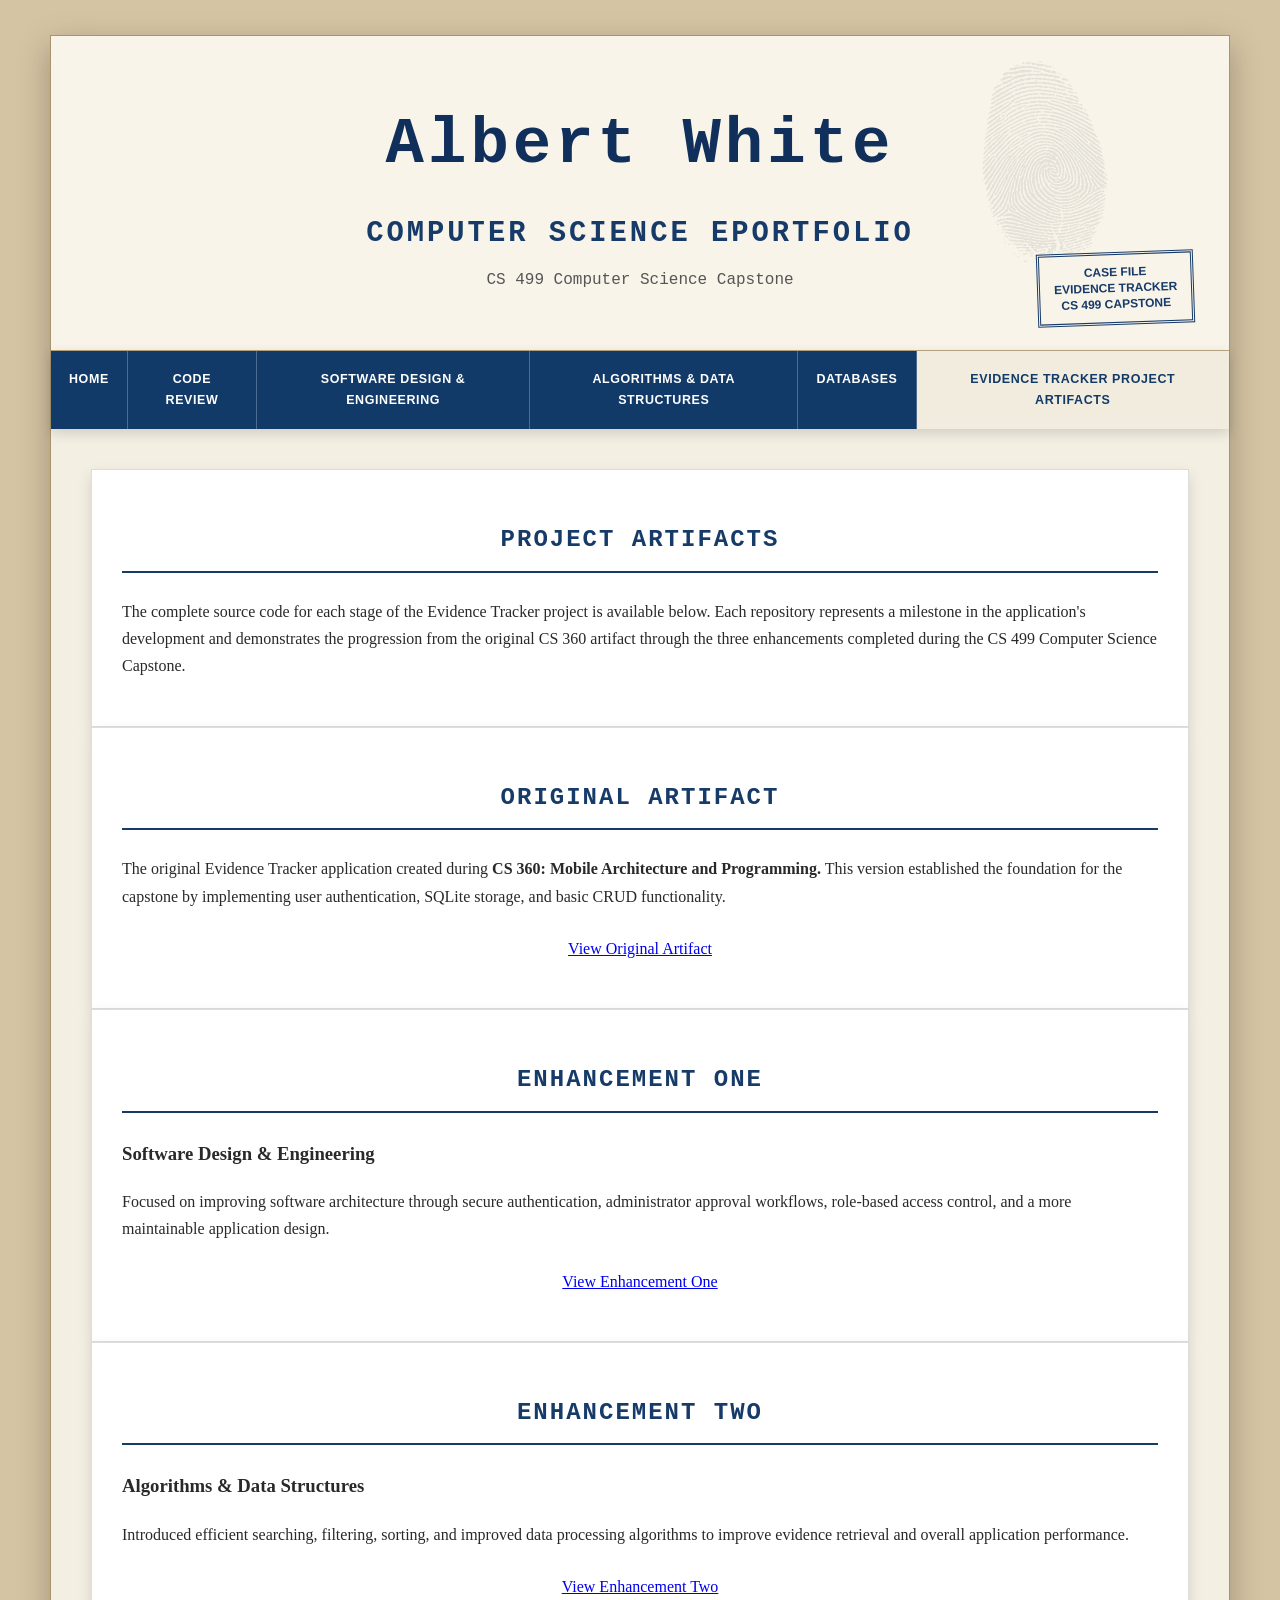
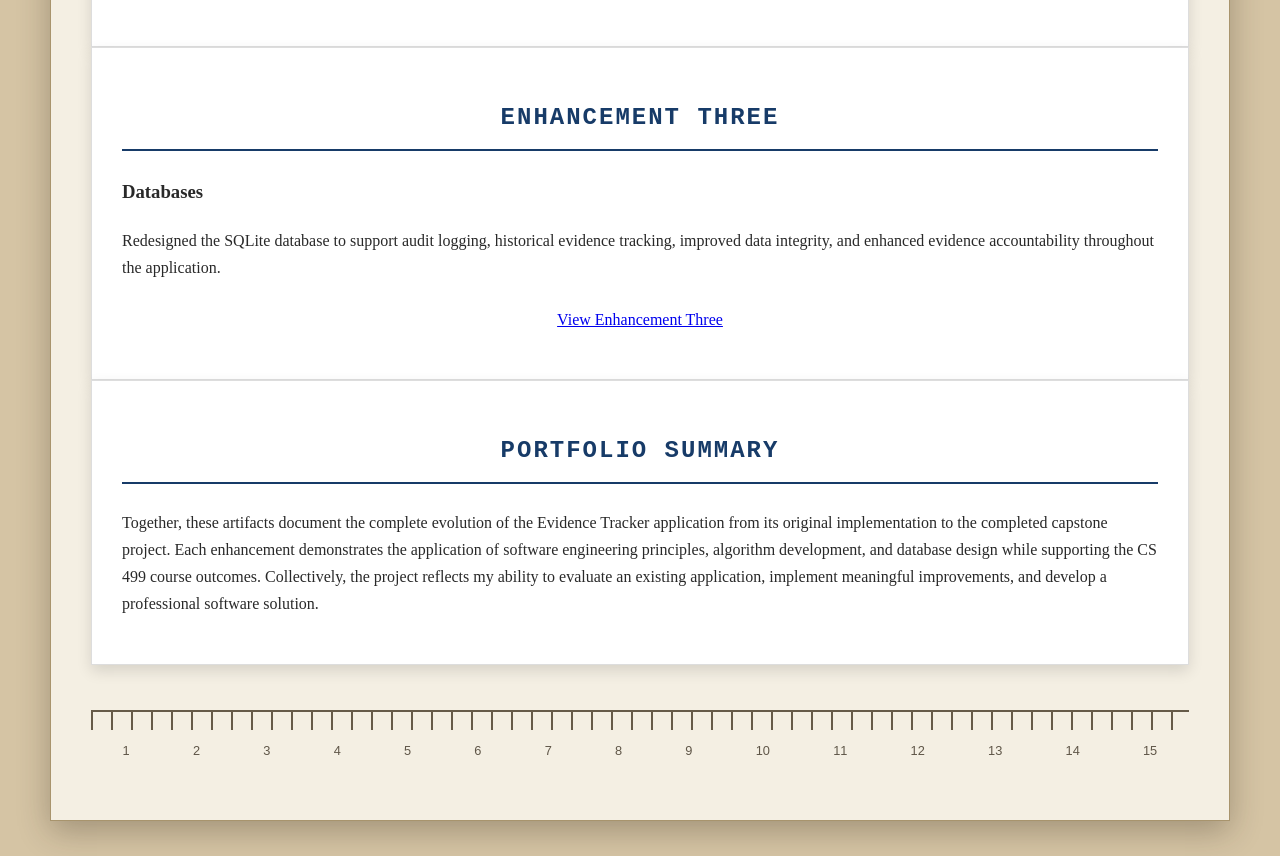
<file: artifacts.html>
<!DOCTYPE html>
<html lang="en">

<head>
    <meta charset="UTF-8">

    <meta name="viewport"
          content="width=device-width, initial-scale=1.0">

    <meta name="description"
          content="Software Design and Engineering enhancement for Albert White's CS 499 Evidence Tracker capstone project.">

    <link rel="stylesheet" href="css/style.css">

    <title>
        Evidence Tracker Project Artifacts | Albert White
    </title>
</head>

<body>

    <div class="site-container">

        <!-- Website Header -->
        <header class="site-header">

            <h1>Albert White</h1>

            <h2>Computer Science ePortfolio</h2>

            <p class="course-title">
                CS 499 Computer Science Capstone
            </p>

            <div class="project-stamp">
                Case File<br>
                Evidence Tracker<br>
                CS 499 Capstone
            </div>

        </header>

        <!-- Main Navigation -->
        <nav class="main-navigation"
             aria-label="Main navigation">

            <ul>

                <li>
                    <a href="index.html">
                        Home
                    </a>
                </li>

                <li>
                    <a href="code-review.html">
                        Code Review
                    </a>
                </li>

                <li>
                    <a href="software-design.html">
                        Software Design &amp; Engineering
                    </a>
                </li>

                <li>
                    <a href="algorithms.html">
                        Algorithms &amp; Data Structures
                    </a>
                </li>

                <li>
                    <a href="databases.html">
                        Databases
                    </a>
                </li>

                <li>
                    <a class="active"
                       href="artifacts.html">
                        Evidence Tracker Project Artifacts
                    </a>
                </li>

            </ul>

        </nav>

        <!-- Page Content -->
        <main class="enhancement-page">
            <!-- ========================= -->
            <!-- Project Artifacts -->
            <!-- ========================= -->

            <section class="paper-card">

                <h2 class="section-heading">
                    Project Artifacts
                </h2>

                <p>
                    The complete source code for each stage of the Evidence Tracker project is
                    available below. Each repository represents a milestone in the application's
                    development and demonstrates the progression from the original CS 360
                    artifact through the three enhancements completed during the CS 499
                    Computer Science Capstone.
                </p>

            </section>

            <!-- ========================= -->
            <!-- Original Artifact -->
            <!-- ========================= -->

            <section class="paper-card">

                <h2 class="section-heading">
                    Original Artifact
                </h2>

                <p>
                    The original Evidence Tracker application created during
                    <strong>CS 360: Mobile Architecture and Programming.</strong>
                    This version established the foundation for the capstone by implementing
                    user authentication, SQLite storage, and basic CRUD functionality.
                </p>

                <p style="text-align:center; margin-top:25px;">

                    <a class="button"
                       href="https://github.com/Awhite885/Awhite885.github.io/tree/main/Artifacts/EvidenceTracker_original_artifact"
                       target="_blank">

                        View Original Artifact

                    </a>

                </p>

            </section>

            <!-- ========================= -->
            <!-- Enhancement One -->
            <!-- ========================= -->

            <section class="paper-card">

                <h2 class="section-heading">
                    Enhancement One
                </h2>

                <h3>Software Design &amp; Engineering</h3>

                <p>
                    Focused on improving software architecture through secure authentication,
                    administrator approval workflows, role-based access control, and a more
                    maintainable application design.
                </p>

                <p style="text-align:center; margin-top:25px;">

                    <a class="button"
                       href="https://github.com/Awhite885/Awhite885.github.io/tree/main/Artifacts/EvidenceTracker_Enhancement_1"
                       target="_blank">

                        View Enhancement One

                    </a>

                </p>

            </section>

            <!-- ========================= -->
            <!-- Enhancement Two -->
            <!-- ========================= -->

            <section class="paper-card">

                <h2 class="section-heading">
                    Enhancement Two
                </h2>

                <h3>Algorithms &amp; Data Structures</h3>

                <p>
                    Introduced efficient searching, filtering, sorting, and improved data
                    processing algorithms to improve evidence retrieval and overall application
                    performance.
                </p>

                <p style="text-align:center; margin-top:25px;">

                    <a class="button"
                       href="https://github.com/Awhite885/Awhite885.github.io/tree/main/Artifacts/EvidenceTracker_Enhancement_2"
                       target="_blank">

                        View Enhancement Two

                    </a>

                </p>

            </section>

            <!-- ========================= -->
            <!-- Enhancement Three -->
            <!-- ========================= -->

            <section class="paper-card">

                <h2 class="section-heading">
                    Enhancement Three
                </h2>

                <h3>Databases</h3>

                <p>
                    Redesigned the SQLite database to support audit logging, historical evidence
                    tracking, improved data integrity, and enhanced evidence accountability
                    throughout the application.
                </p>

                <p style="text-align:center; margin-top:25px;">

                    <a class="button"
                       href="https://github.com/Awhite885/Awhite885.github.io/tree/main/Artifacts/EvidenceTracker_Enhancement_3"
                       target="_blank">

                        View Enhancement Three

                    </a>

                </p>

            </section>

            <!-- ========================= -->
            <!-- Portfolio Summary -->
            <!-- ========================= -->

            <section class="paper-card">

                <h2 class="section-heading">
                    Portfolio Summary
                </h2>

                <p>
                    Together, these artifacts document the complete evolution of the Evidence
                    Tracker application from its original implementation to the completed
                    capstone project. Each enhancement demonstrates the application of software
                    engineering principles, algorithm development, and database design while
                    supporting the CS 499 course outcomes. Collectively, the project reflects
                    my ability to evaluate an existing application, implement meaningful
                    improvements, and develop a professional software solution.
                </p>

            </section>


            <!-- Evidence Scale -->
            <div class="evidence-ruler"
                 aria-hidden="true">

                <div class="ruler-numbers">
                    <span>1</span>
                    <span>2</span>
                    <span>3</span>
                    <span>4</span>
                    <span>5</span>
                    <span>6</span>
                    <span>7</span>
                    <span>8</span>
                    <span>9</span>
                    <span>10</span>
                    <span>11</span>
                    <span>12</span>
                    <span>13</span>
                    <span>14</span>
                    <span>15</span>
                </div>

            </div>

        </main>

    </div>

</body>

</html>
</file>
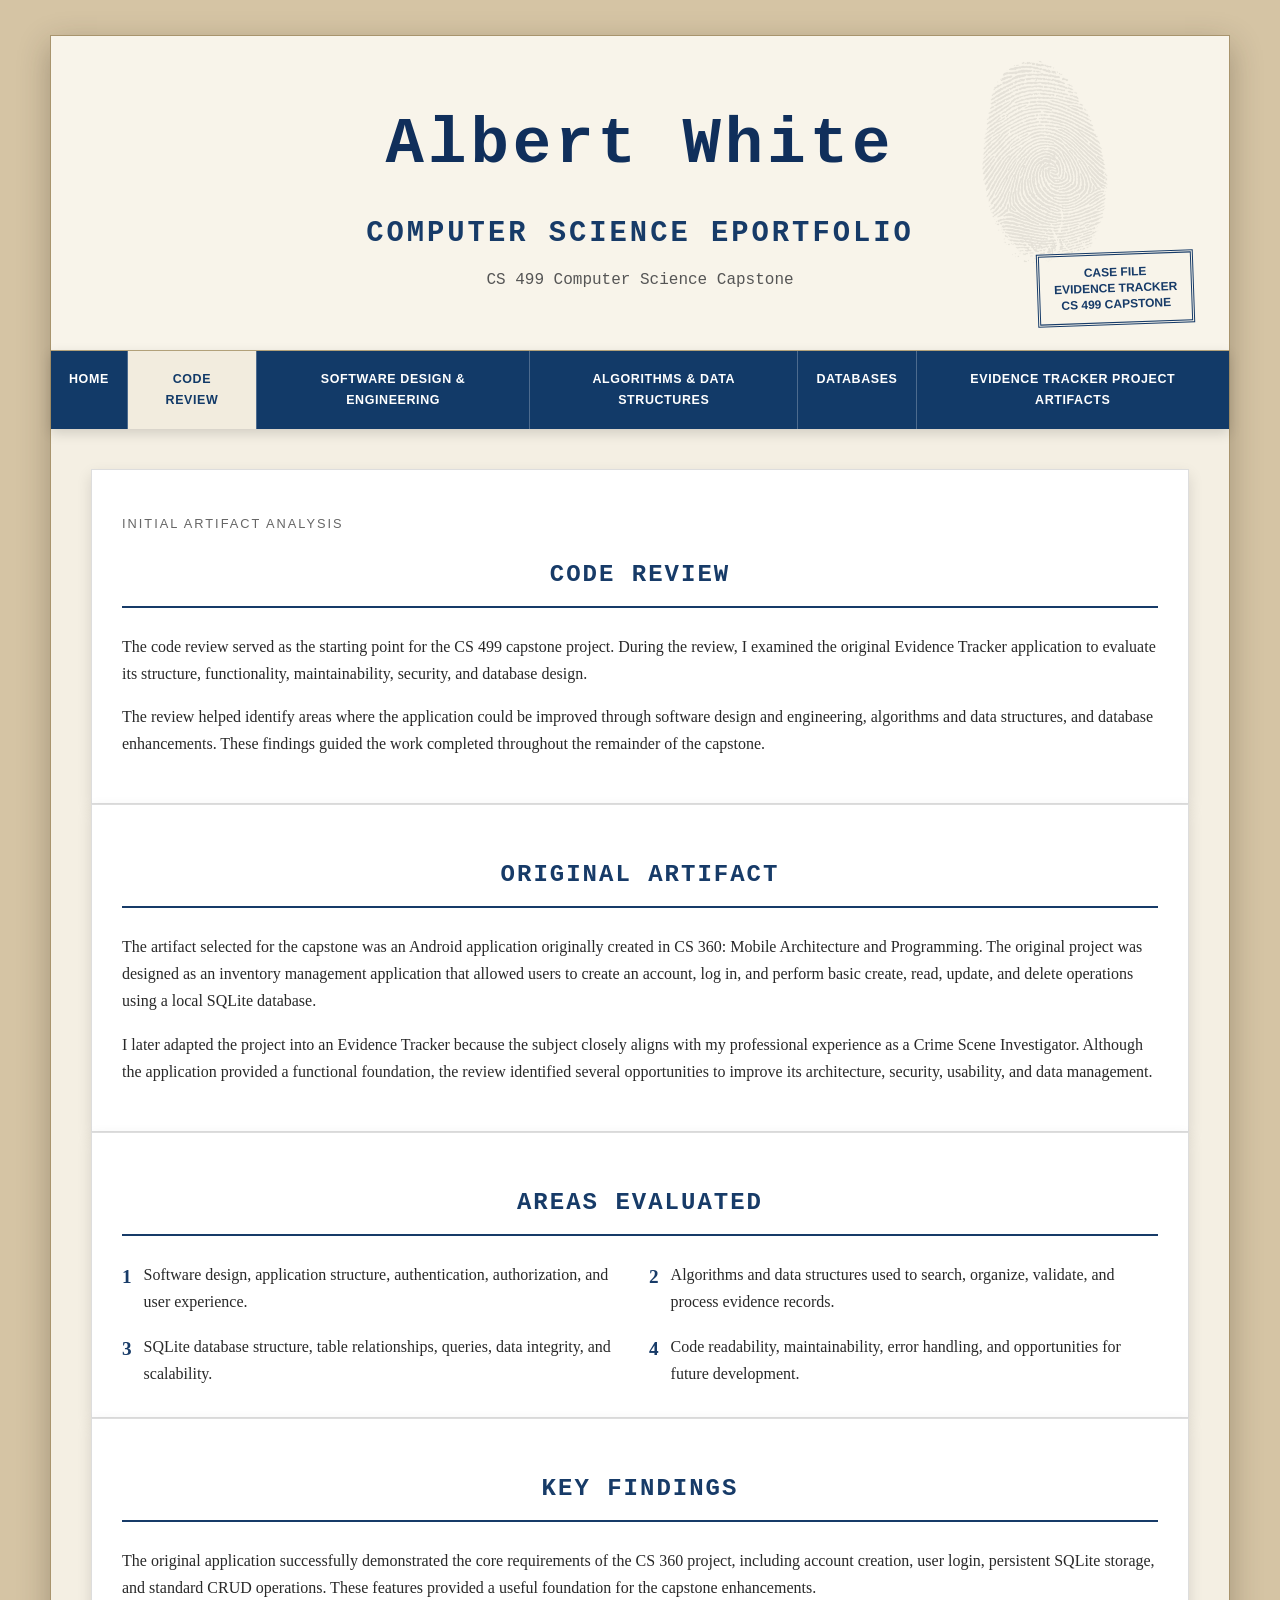
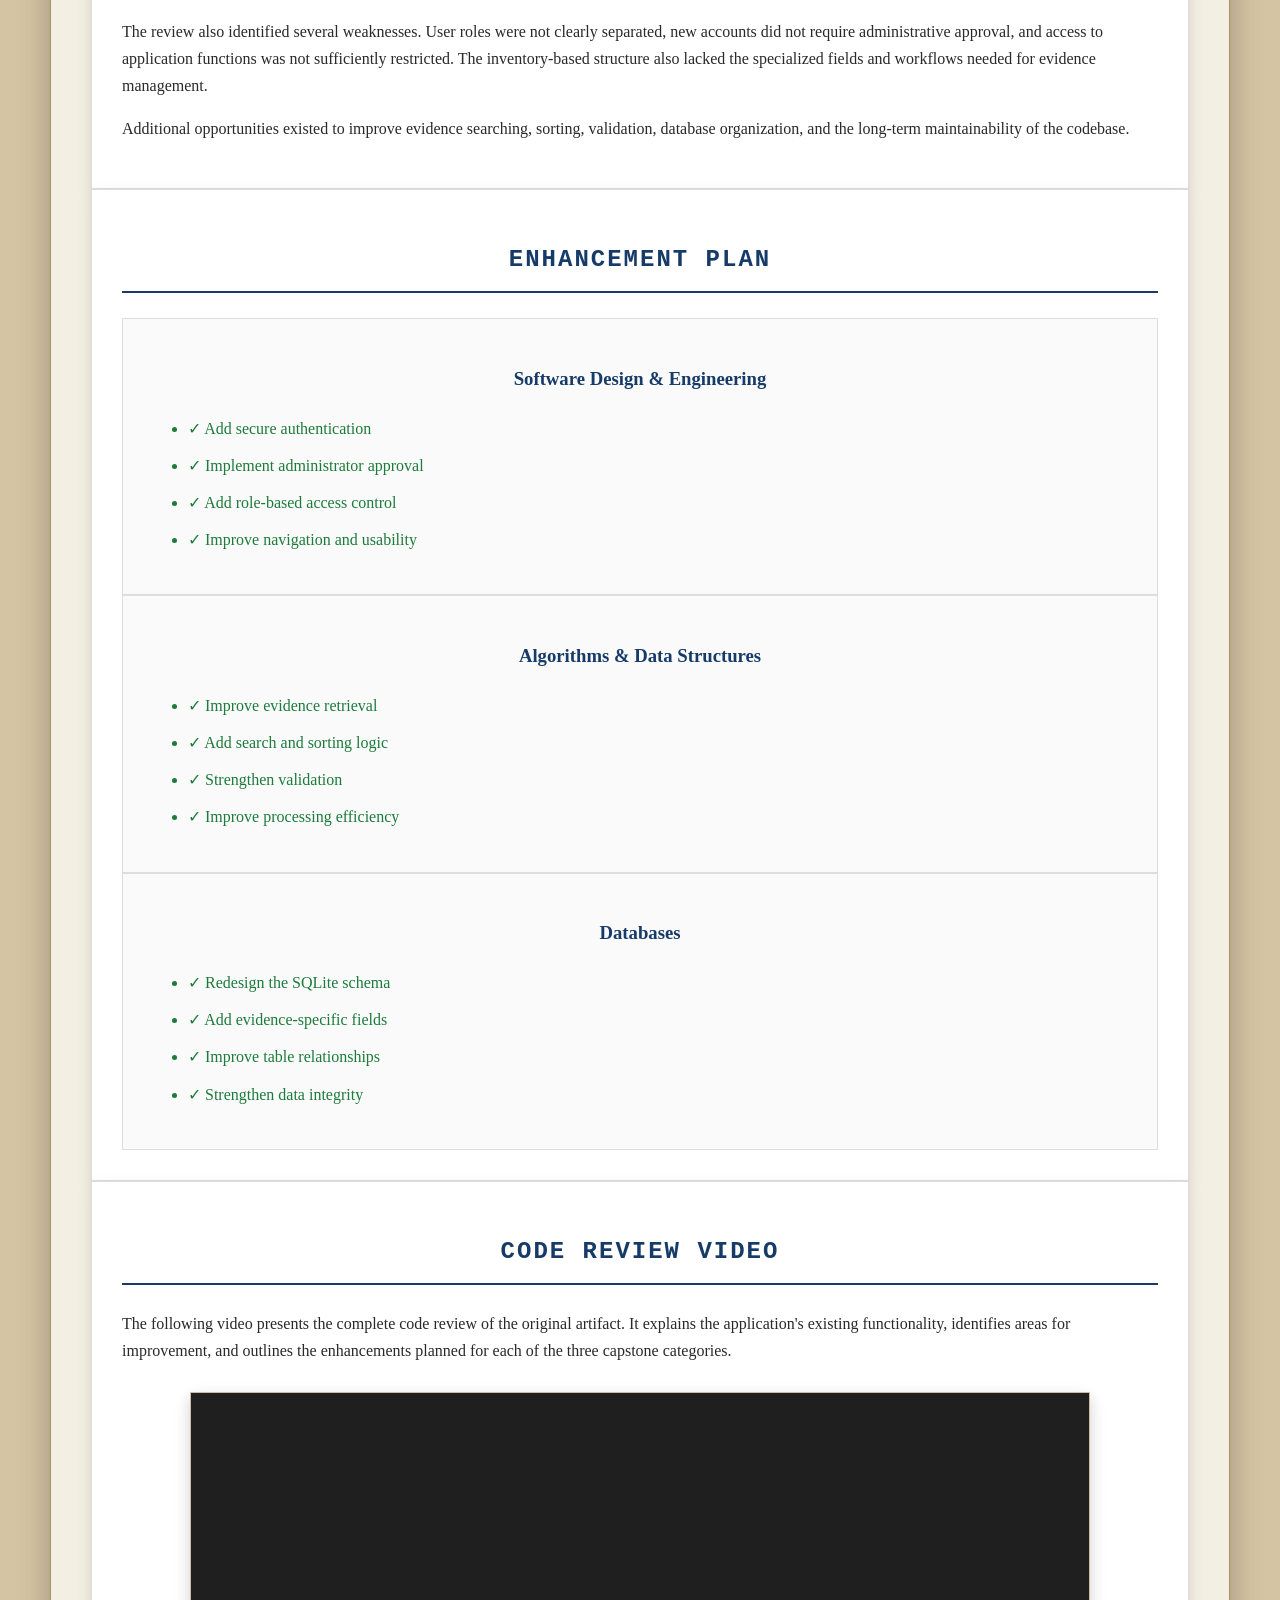
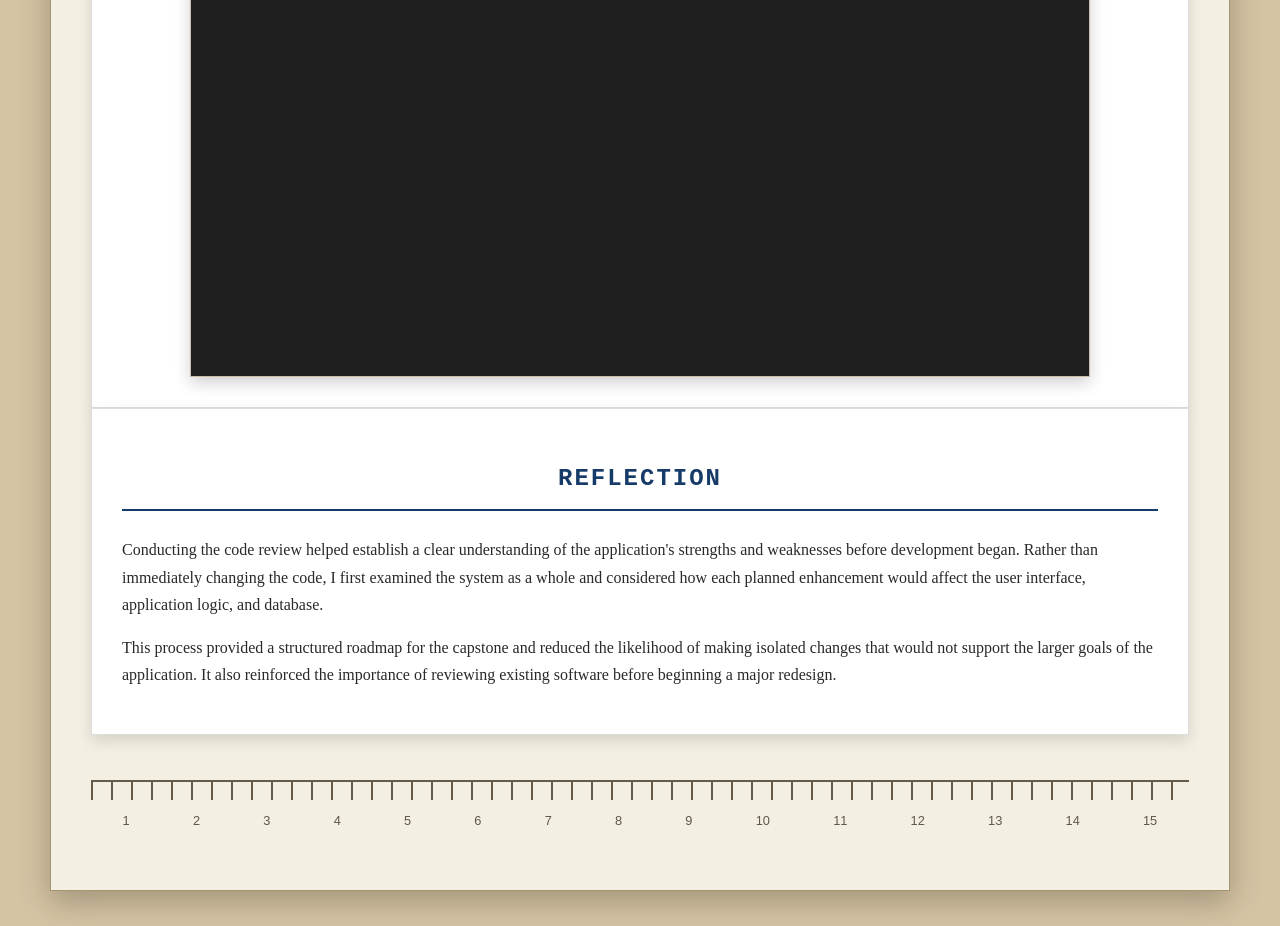
<file: code-review.html>
<!DOCTYPE html>
<html lang="en">

<head>
    <meta charset="UTF-8">

    <meta name="viewport"
          content="width=device-width, initial-scale=1.0">

    <meta name="description"
          content="Software Design and Engineering enhancement for Albert White's CS 499 Evidence Tracker capstone project.">

    <link rel="stylesheet" href="css/style.css">

    <title>
        Code Review | Albert White
    </title>
</head>

<body>

    <div class="site-container">

        <!-- Website Header -->
        <header class="site-header">

            <h1>Albert White</h1>

            <h2>Computer Science ePortfolio</h2>

            <p class="course-title">
                CS 499 Computer Science Capstone
            </p>

            <div class="project-stamp">
                Case File<br>
                Evidence Tracker<br>
                CS 499 Capstone
            </div>

        </header>

        <!-- Main Navigation -->
        <nav class="main-navigation"
             aria-label="Main navigation">

            <ul>

                <li>
                    <a href="index.html">
                        Home
                    </a>
                </li>

                <li>
                    <a class="active"
                       href="code-review.html">
                        Code Review
                    </a>
                </li>

                <li>
                    <a href="software-design.html">
                        Software Design &amp; Engineering
                    </a>
                </li>

                <li>
                    <a href="algorithms.html">
                        Algorithms &amp; Data Structures
                    </a>
                </li>

                <li>
                    <a href="databases.html">
                        Databases
                    </a>
                </li>

                <li>
                    <a href="artifacts.html">
                        Evidence Tracker Project Artifacts
                    </a>
                </li>

            </ul>

        </nav>

        <!-- Page Content -->
        <main class="enhancement-page">

            <!-- Page Introduction -->
            <section class="paper-card page-introduction">

                <p class="section-label">
                    Initial Artifact Analysis
                </p>

                <h2 class="section-heading">
                    Code Review
                </h2>

                <p>
                    The code review served as the starting point for the CS 499
                    capstone project. During the review, I examined the original
                    Evidence Tracker application to evaluate its structure,
                    functionality, maintainability, security, and database design.
                </p>

                <p>
                    The review helped identify areas where the application could be
                    improved through software design and engineering, algorithms and
                    data structures, and database enhancements. These findings guided
                    the work completed throughout the remainder of the capstone.
                </p>

            </section>

            <!-- Artifact Overview -->
            <section class="paper-card">

                <h2 class="section-heading">
                    Original Artifact
                </h2>

                <p>
                    The artifact selected for the capstone was an Android application
                    originally created in CS 360: Mobile Architecture and Programming.
                    The original project was designed as an inventory management
                    application that allowed users to create an account, log in, and
                    perform basic create, read, update, and delete operations using a
                    local SQLite database.
                </p>

                <p>
                    I later adapted the project into an Evidence Tracker because the
                    subject closely aligns with my professional experience as a Crime
                    Scene Investigator. Although the application provided a functional
                    foundation, the review identified several opportunities to improve
                    its architecture, security, usability, and data management.
                </p>

            </section>

            <!-- Review Categories -->
            <section class="paper-card">

                <h2 class="section-heading">
                    Areas Evaluated
                </h2>

                <div class="objective-grid">

                    <div class="objective-item">
                        <span class="objective-check" aria-hidden="true">
                            1
                        </span>

                        <span>
                            Software design, application structure, authentication,
                            authorization, and user experience.
                        </span>
                    </div>

                    <div class="objective-item">
                        <span class="objective-check" aria-hidden="true">
                            2
                        </span>

                        <span>
                            Algorithms and data structures used to search, organize,
                            validate, and process evidence records.
                        </span>
                    </div>

                    <div class="objective-item">
                        <span class="objective-check" aria-hidden="true">
                            3
                        </span>

                        <span>
                            SQLite database structure, table relationships, queries,
                            data integrity, and scalability.
                        </span>
                    </div>

                    <div class="objective-item">
                        <span class="objective-check" aria-hidden="true">
                            4
                        </span>

                        <span>
                            Code readability, maintainability, error handling, and
                            opportunities for future development.
                        </span>
                    </div>

                </div>

            </section>

            <!-- Findings -->
            <section class="paper-card">

                <h2 class="section-heading">
                    Key Findings
                </h2>

                <p>
                    The original application successfully demonstrated the core
                    requirements of the CS 360 project, including account creation,
                    user login, persistent SQLite storage, and standard CRUD
                    operations. These features provided a useful foundation for the
                    capstone enhancements.
                </p>

                <p>
                    The review also identified several weaknesses. User roles were not
                    clearly separated, new accounts did not require administrative
                    approval, and access to application functions was not sufficiently
                    restricted. The inventory-based structure also lacked the
                    specialized fields and workflows needed for evidence management.
                </p>

                <p>
                    Additional opportunities existed to improve evidence searching,
                    sorting, validation, database organization, and the long-term
                    maintainability of the codebase.
                </p>

            </section>

            <!-- Planned Enhancements -->
            <section class="paper-card">

                <h2 class="section-heading">
                    Enhancement Plan
                </h2>

                <div class="role-grid">

                    <article class="role-card">

                        <h3>
                            Software Design &amp; Engineering
                        </h3>

                        <ul class="permission-list">
                            <li class="allowed">
                                Add secure authentication
                            </li>

                            <li class="allowed">
                                Implement administrator approval
                            </li>

                            <li class="allowed">
                                Add role-based access control
                            </li>

                            <li class="allowed">
                                Improve navigation and usability
                            </li>
                        </ul>

                    </article>

                    <article class="role-card">

                        <h3>
                            Algorithms &amp; Data Structures
                        </h3>

                        <ul class="permission-list">
                            <li class="allowed">
                                Improve evidence retrieval
                            </li>

                            <li class="allowed">
                                Add search and sorting logic
                            </li>

                            <li class="allowed">
                                Strengthen validation
                            </li>

                            <li class="allowed">
                                Improve processing efficiency
                            </li>
                        </ul>

                    </article>

                    <article class="role-card">

                        <h3>
                            Databases
                        </h3>

                        <ul class="permission-list">
                            <li class="allowed">
                                Redesign the SQLite schema
                            </li>

                            <li class="allowed">
                                Add evidence-specific fields
                            </li>

                            <li class="allowed">
                                Improve table relationships
                            </li>

                            <li class="allowed">
                                Strengthen data integrity
                            </li>
                        </ul>

                    </article>

                </div>

            </section>

            <!-- Video -->
            <section class="paper-card">

                <h2 class="section-heading">
                    Code Review Video
                </h2>

                <p>
                    The following video presents the complete code review of the
                    original artifact. It explains the application's existing
                    functionality, identifies areas for improvement, and outlines the
                    enhancements planned for each of the three capstone categories.
                </p>

                <div class="video-container">

                    <iframe width="100%"
                            height="650"
                            src="https://www.youtube.com/embed/FX2Q2F52RRc"
                            title="CS 499 Code Review"
                            frameborder="0"
                            allow="accelerometer; autoplay; clipboard-write; encrypted-media; gyroscope; picture-in-picture; web-share"
                            allowfullscreen>
                    </iframe>

                </div>

            </section>

            <!-- Reflection -->
            <section class="paper-card">

                <h2 class="section-heading">
                    Reflection
                </h2>

                <p>
                    Conducting the code review helped establish a clear understanding
                    of the application's strengths and weaknesses before development
                    began. Rather than immediately changing the code, I first examined
                    the system as a whole and considered how each planned enhancement
                    would affect the user interface, application logic, and database.
                </p>

                <p>
                    This process provided a structured roadmap for the capstone and
                    reduced the likelihood of making isolated changes that would not
                    support the larger goals of the application. It also reinforced
                    the importance of reviewing existing software before beginning a
                    major redesign.
                </p>

            </section>

            <!-- Evidence Scale -->
            <div class="evidence-ruler" aria-hidden="true">

                <div class="ruler-numbers">
                    <span>1</span>
                    <span>2</span>
                    <span>3</span>
                    <span>4</span>
                    <span>5</span>
                    <span>6</span>
                    <span>7</span>
                    <span>8</span>
                    <span>9</span>
                    <span>10</span>
                    <span>11</span>
                    <span>12</span>
                    <span>13</span>
                    <span>14</span>
                    <span>15</span>
                </div>

            </div>

        </main>

    </div>

</body>

</html>
</file>
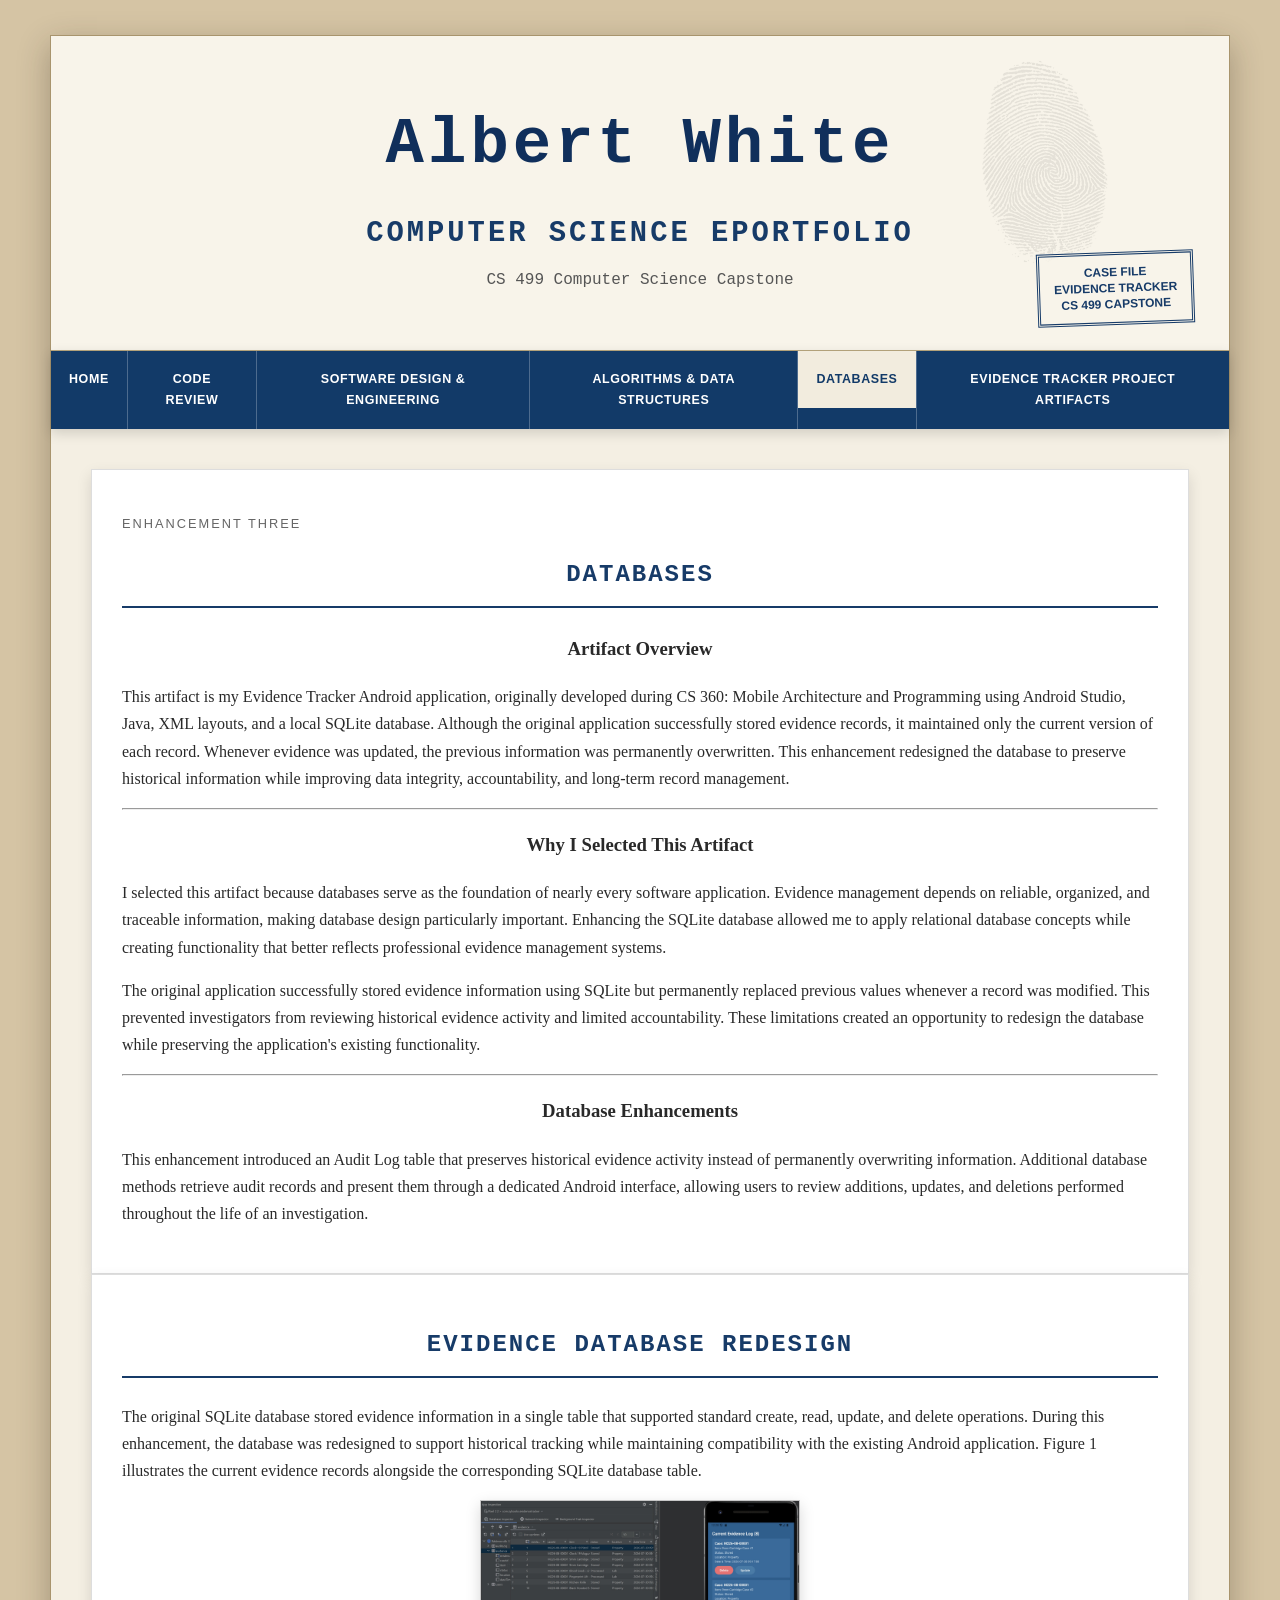
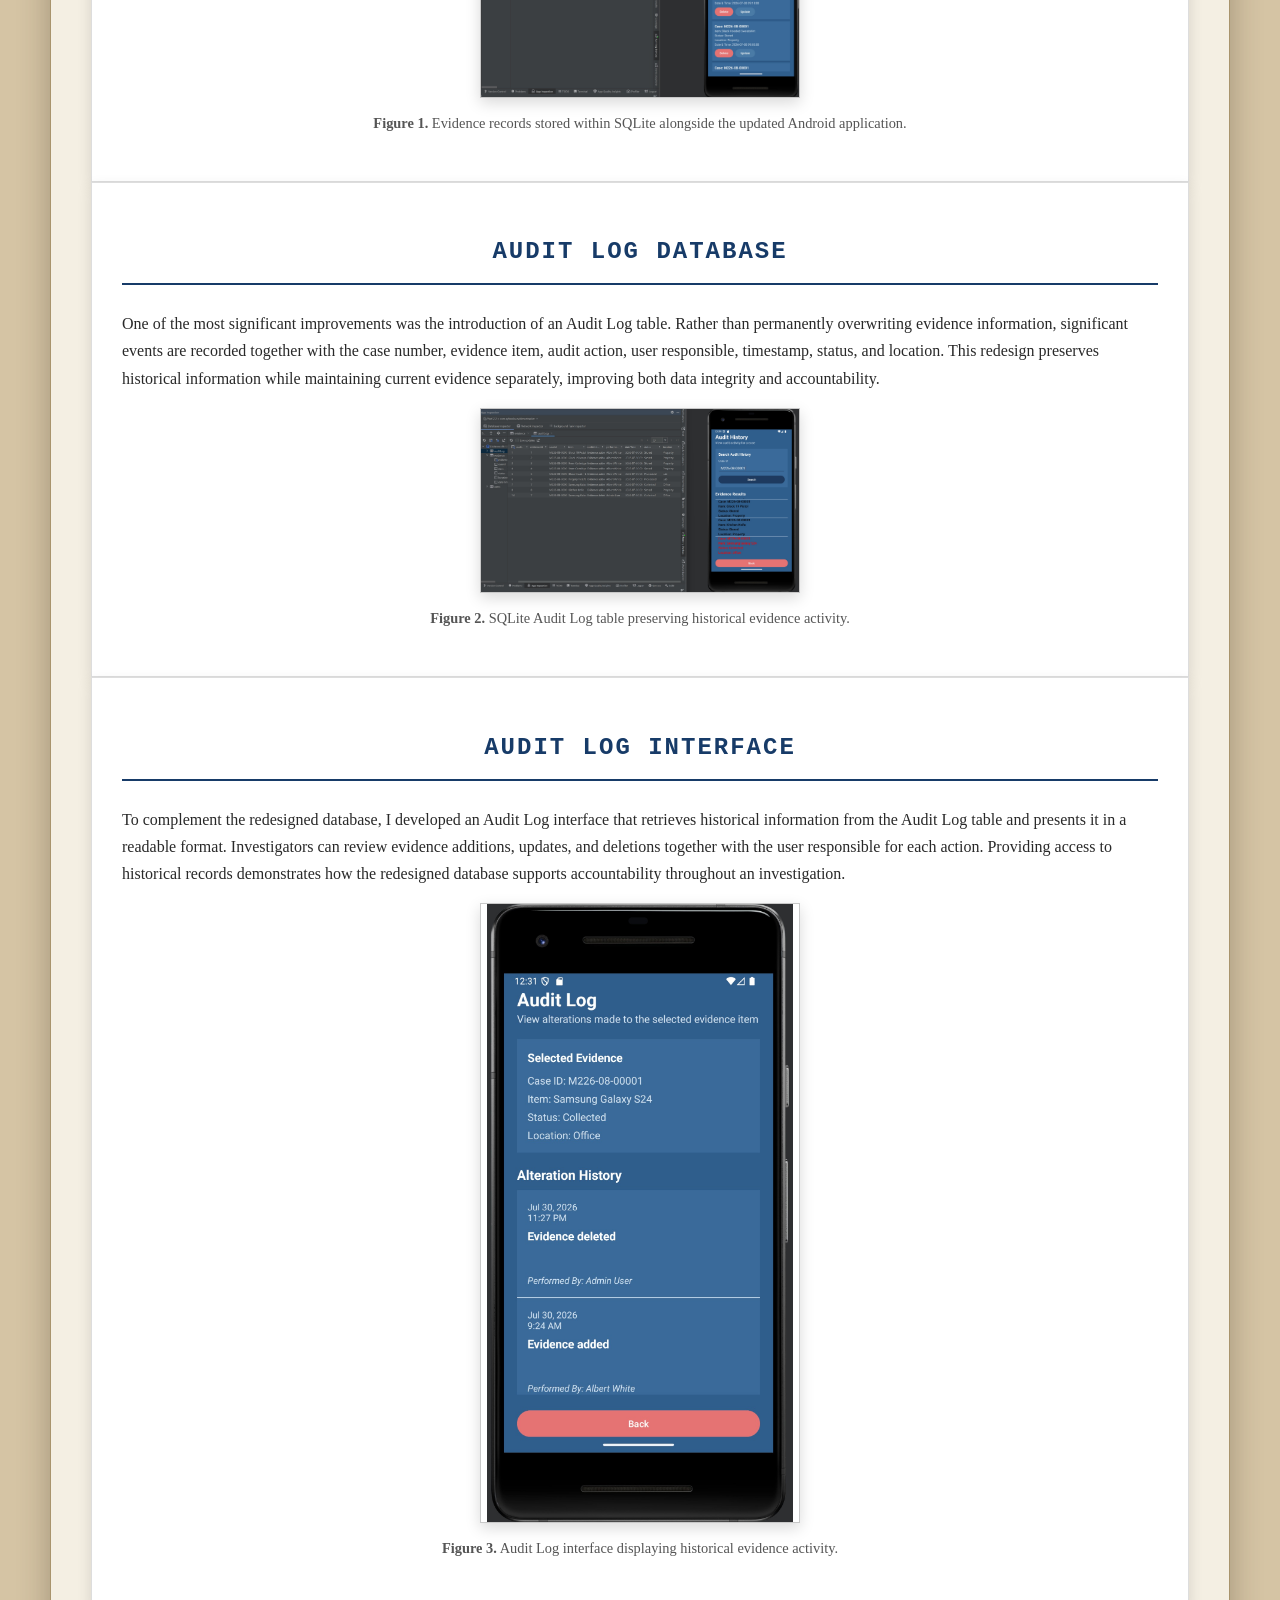
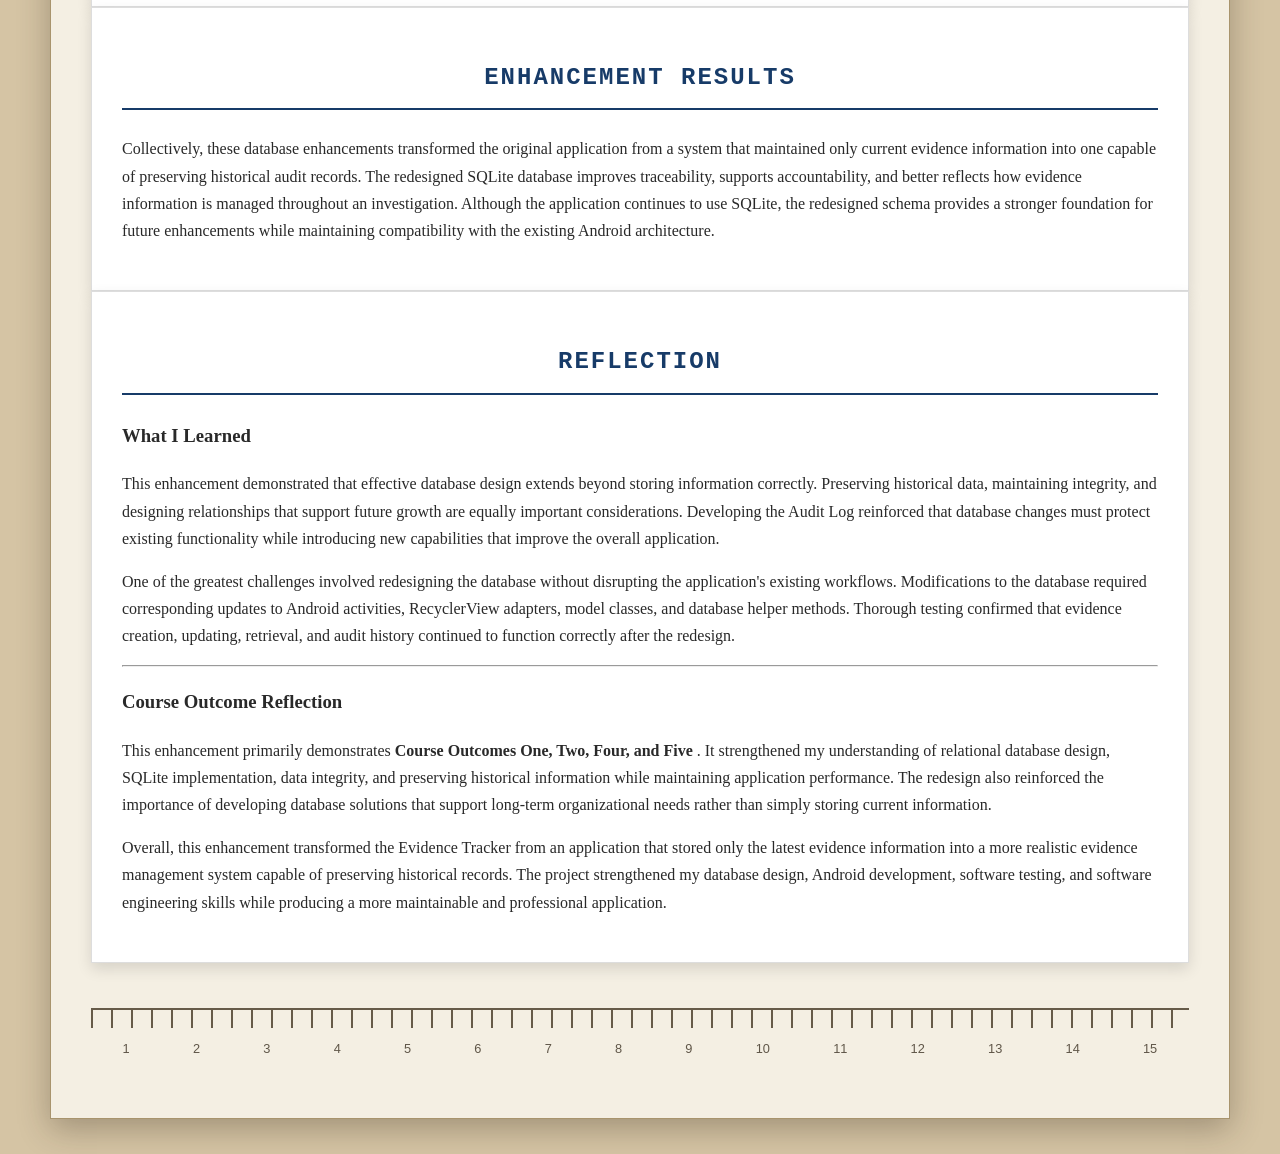
<file: databases.html>
<!DOCTYPE html>
<html lang="en">

<head>
    <meta charset="UTF-8">

    <meta name="viewport"
          content="width=device-width, initial-scale=1.0">

    <meta name="description"
          content="Software Design and Engineering enhancement for Albert White's CS 499 Evidence Tracker capstone project.">

    <link rel="stylesheet" href="css/style.css">

    <title>
        Databases | Albert White
    </title>
</head>

<body>

    <div class="site-container">

        <!-- Website Header -->
        <header class="site-header">

            <h1>Albert White</h1>

            <h2>Computer Science ePortfolio</h2>

            <p class="course-title">
                CS 499 Computer Science Capstone
            </p>

            <div class="project-stamp">
                Case File<br>
                Evidence Tracker<br>
                CS 499 Capstone
            </div>

        </header>

        <!-- Main Navigation -->
        <nav class="main-navigation"
             aria-label="Main navigation">

            <ul>

                <li>
                    <a href="index.html">
                        Home
                    </a>
                </li>

                <li>
                    <a href="code-review.html">
                        Code Review
                    </a>
                </li>

                <li>
                    <a href="software-design.html">
                        Software Design &amp; Engineering
                    </a>
                </li>

                <li>
                    <a href="algorithms.html">
                        Algorithms &amp; Data Structures
                    </a>
                </li>

                <li>
                    <a class="active"
                       href="databases.html">
                        Databases
                    </a>
                </li>

                <li>
                    <a href="artifacts.html">
                        Evidence Tracker Project Artifacts
                    </a>
                </li>

            </ul>

        </nav>

        <!-- Page Content -->
        <main class="enhancement-page">

            <section class="paper-card page-introduction">

                <p class="section-label">
                    Enhancement Three
                </p>

                <h2 class="section-heading">
                    Databases
                </h2>

                <h3>Artifact Overview</h3>

                <p>
                    This artifact is my Evidence Tracker Android application, originally
                    developed during CS 360: Mobile Architecture and Programming using
                    Android Studio, Java, XML layouts, and a local SQLite database.
                    Although the original application successfully stored evidence
                    records, it maintained only the current version of each record.
                    Whenever evidence was updated, the previous information was
                    permanently overwritten. This enhancement redesigned the database to
                    preserve historical information while improving data integrity,
                    accountability, and long-term record management.
                </p>

                <hr class="section-divider">

                <h3>Why I Selected This Artifact</h3>

                <p>
                    I selected this artifact because databases serve as the foundation of
                    nearly every software application. Evidence management depends on
                    reliable, organized, and traceable information, making database
                    design particularly important. Enhancing the SQLite database allowed
                    me to apply relational database concepts while creating functionality
                    that better reflects professional evidence management systems.
                </p>

                <p>
                    The original application successfully stored evidence information
                    using SQLite but permanently replaced previous values whenever a
                    record was modified. This prevented investigators from reviewing
                    historical evidence activity and limited accountability. These
                    limitations created an opportunity to redesign the database while
                    preserving the application's existing functionality.
                </p>

                <hr class="section-divider">

                <h3>Database Enhancements</h3>

                <p>
                    This enhancement introduced an Audit Log table that preserves
                    historical evidence activity instead of permanently overwriting
                    information. Additional database methods retrieve audit records and
                    present them through a dedicated Android interface, allowing users to
                    review additions, updates, and deletions performed throughout the
                    life of an investigation.
                </p>

            </section>



            <!-- ========================= -->
            <!-- Evidence Database -->
            <!-- ========================= -->

            <section class="paper-card">

                <h2 class="section-heading">
                    Evidence Database Redesign
                </h2>

                <p>
                    The original SQLite database stored evidence information in a single
                    table that supported standard create, read, update, and delete
                    operations. During this enhancement, the database was redesigned to
                    support historical tracking while maintaining compatibility with the
                    existing Android application. Figure 1 illustrates the current
                    evidence records alongside the corresponding SQLite database table.
                </p>

                <figure class="evidence-photo">

                    <img src="images/enhancement-3/evidence-database.jpg"
                         alt="Evidence database table and Android application"
                         loading="lazy">

                    <figcaption>
                        <strong>Figure 1.</strong>
                        Evidence records stored within SQLite alongside the updated
                        Android application.
                    </figcaption>

                </figure>

            </section>



            <!-- ========================= -->
            <!-- Audit Log Database -->
            <!-- ========================= -->

            <section class="paper-card">

                <h2 class="section-heading">
                    Audit Log Database
                </h2>

                <p>
                    One of the most significant improvements was the introduction of an
                    Audit Log table. Rather than permanently overwriting evidence
                    information, significant events are recorded together with the case
                    number, evidence item, audit action, user responsible, timestamp,
                    status, and location. This redesign preserves historical information
                    while maintaining current evidence separately, improving both data
                    integrity and accountability.
                </p>

                <figure class="evidence-photo">

                    <img src="images/enhancement-3/audit-history-database.jpg"
                         alt="SQLite Audit Log table"
                         loading="lazy">

                    <figcaption>
                        <strong>Figure 2.</strong>
                        SQLite Audit Log table preserving historical evidence activity.
                    </figcaption>

                </figure>

            </section>



            <!-- ========================= -->
            <!-- Audit Interface -->
            <!-- ========================= -->

            <section class="paper-card">

                <h2 class="section-heading">
                    Audit Log Interface
                </h2>

                <p>
                    To complement the redesigned database, I developed an Audit Log
                    interface that retrieves historical information from the Audit Log
                    table and presents it in a readable format. Investigators can review
                    evidence additions, updates, and deletions together with the user
                    responsible for each action. Providing access to historical records
                    demonstrates how the redesigned database supports accountability
                    throughout an investigation.
                </p>

                <figure class="evidence-photo">

                    <img src="images/enhancement-3/audit-log-interface.jpg"
                         alt="Audit Log Android interface"
                         loading="lazy">

                    <figcaption>
                        <strong>Figure 3.</strong>
                        Audit Log interface displaying historical evidence activity.
                    </figcaption>

                </figure>

            </section>



            <!-- ========================= -->
            <!-- Results -->
            <!-- ========================= -->

            <section class="paper-card">

                <h2 class="section-heading">
                    Enhancement Results
                </h2>

                <p>
                    Collectively, these database enhancements transformed the original
                    application from a system that maintained only current evidence
                    information into one capable of preserving historical audit records.
                    The redesigned SQLite database improves traceability, supports
                    accountability, and better reflects how evidence information is
                    managed throughout an investigation. Although the application
                    continues to use SQLite, the redesigned schema provides a stronger
                    foundation for future enhancements while maintaining compatibility
                    with the existing Android architecture.
                </p>

            </section>



            <!-- ========================= -->
            <!-- Reflection -->
            <!-- ========================= -->

            <section class="paper-card">

                <h2 class="section-heading">
                    Reflection
                </h2>

                <h3>What I Learned</h3>

                <p>
                    This enhancement demonstrated that effective database design extends
                    beyond storing information correctly. Preserving historical data,
                    maintaining integrity, and designing relationships that support
                    future growth are equally important considerations. Developing the
                    Audit Log reinforced that database changes must protect existing
                    functionality while introducing new capabilities that improve the
                    overall application.
                </p>

                <p>
                    One of the greatest challenges involved redesigning the database
                    without disrupting the application's existing workflows.
                    Modifications to the database required corresponding updates to
                    Android activities, RecyclerView adapters, model classes, and
                    database helper methods. Thorough testing confirmed that evidence
                    creation, updating, retrieval, and audit history continued to
                    function correctly after the redesign.
                </p>

                <hr class="section-divider">

                <h3>Course Outcome Reflection</h3>

                <p>
                    This enhancement primarily demonstrates <strong>
                        Course Outcomes One,
                        Two, Four, and Five
                    </strong>. It strengthened my understanding of
                    relational database design, SQLite implementation, data integrity,
                    and preserving historical information while maintaining application
                    performance. The redesign also reinforced the importance of
                    developing database solutions that support long-term organizational
                    needs rather than simply storing current information.
                </p>

                <p>
                    Overall, this enhancement transformed the Evidence Tracker from an
                    application that stored only the latest evidence information into a
                    more realistic evidence management system capable of preserving
                    historical records. The project strengthened my database design,
                    Android development, software testing, and software engineering
                    skills while producing a more maintainable and professional
                    application.
                </p>

            </section>

            <!-- Evidence Scale -->
            <div class="evidence-ruler"
                 aria-hidden="true">

                <div class="ruler-numbers">
                    <span>1</span>
                    <span>2</span>
                    <span>3</span>
                    <span>4</span>
                    <span>5</span>
                    <span>6</span>
                    <span>7</span>
                    <span>8</span>
                    <span>9</span>
                    <span>10</span>
                    <span>11</span>
                    <span>12</span>
                    <span>13</span>
                    <span>14</span>
                    <span>15</span>
                </div>

            </div>

        </main>

    </div>

</body>

</html>
</file>
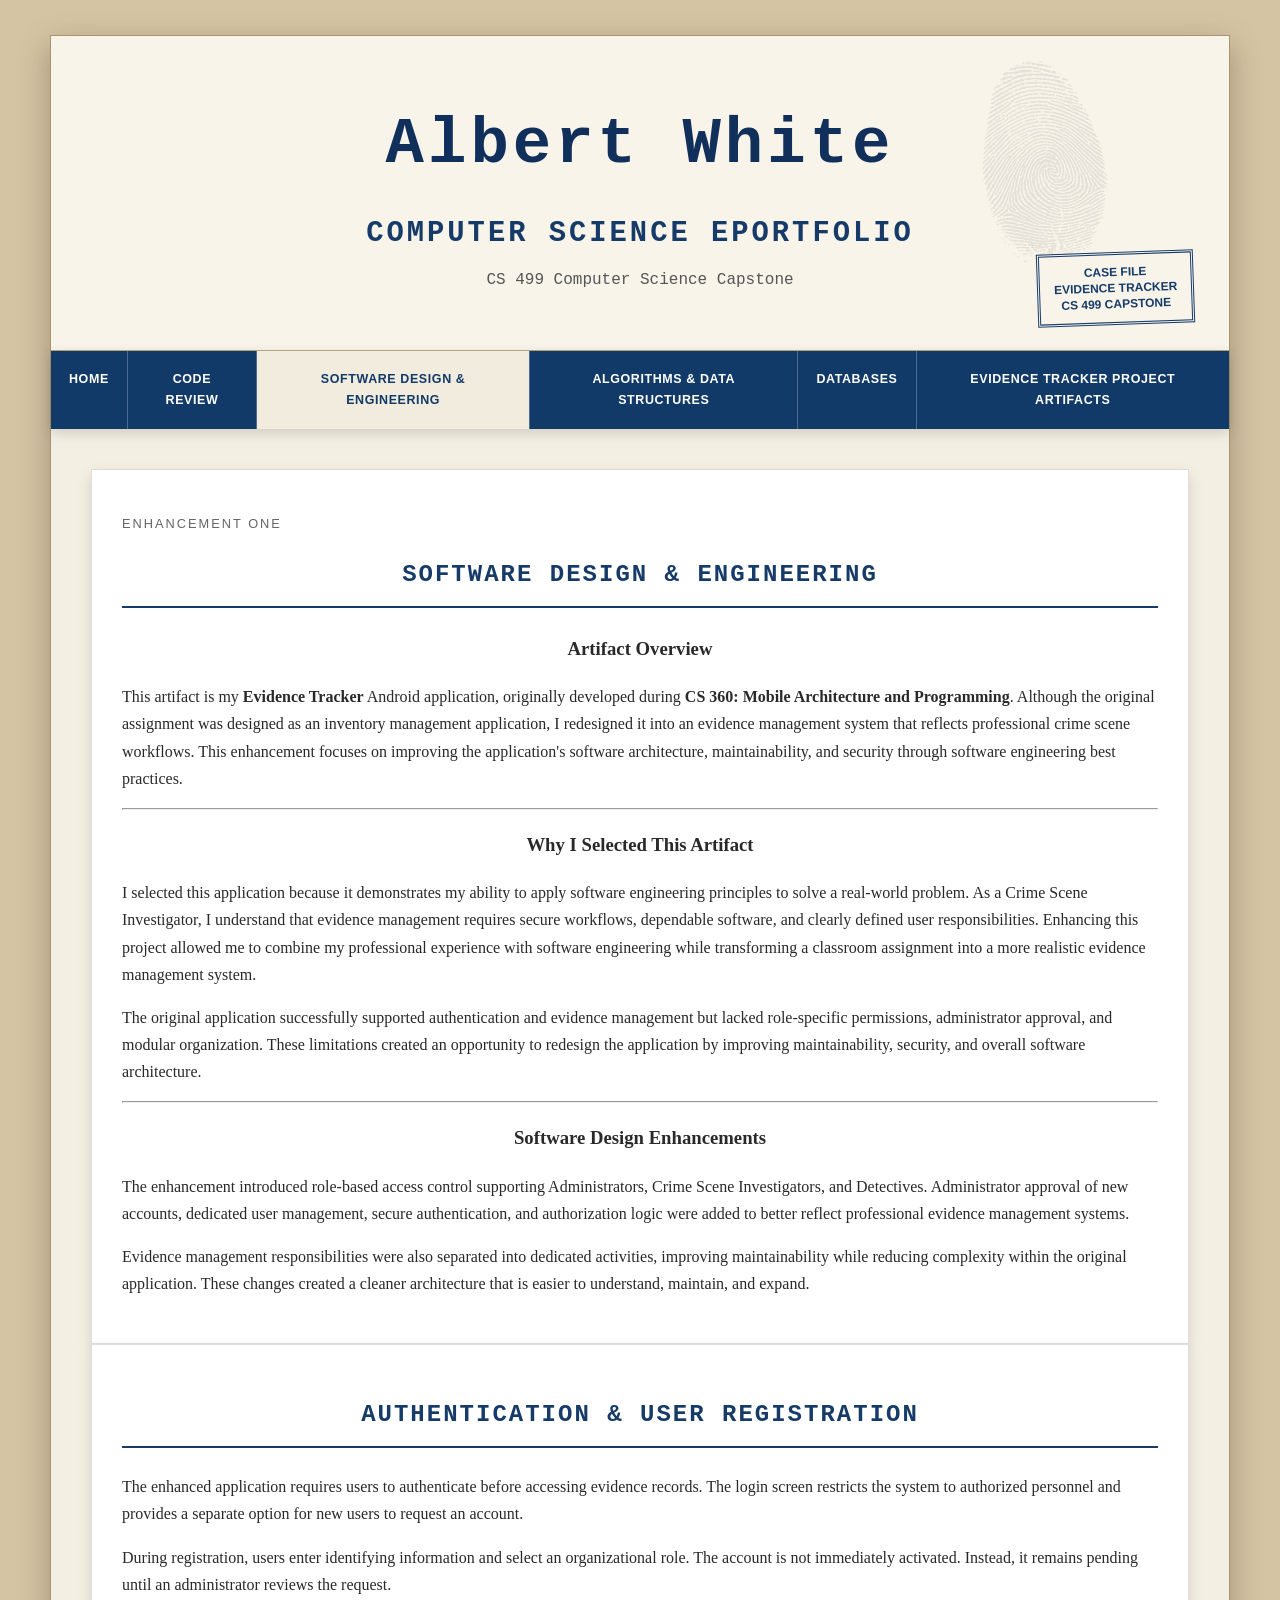
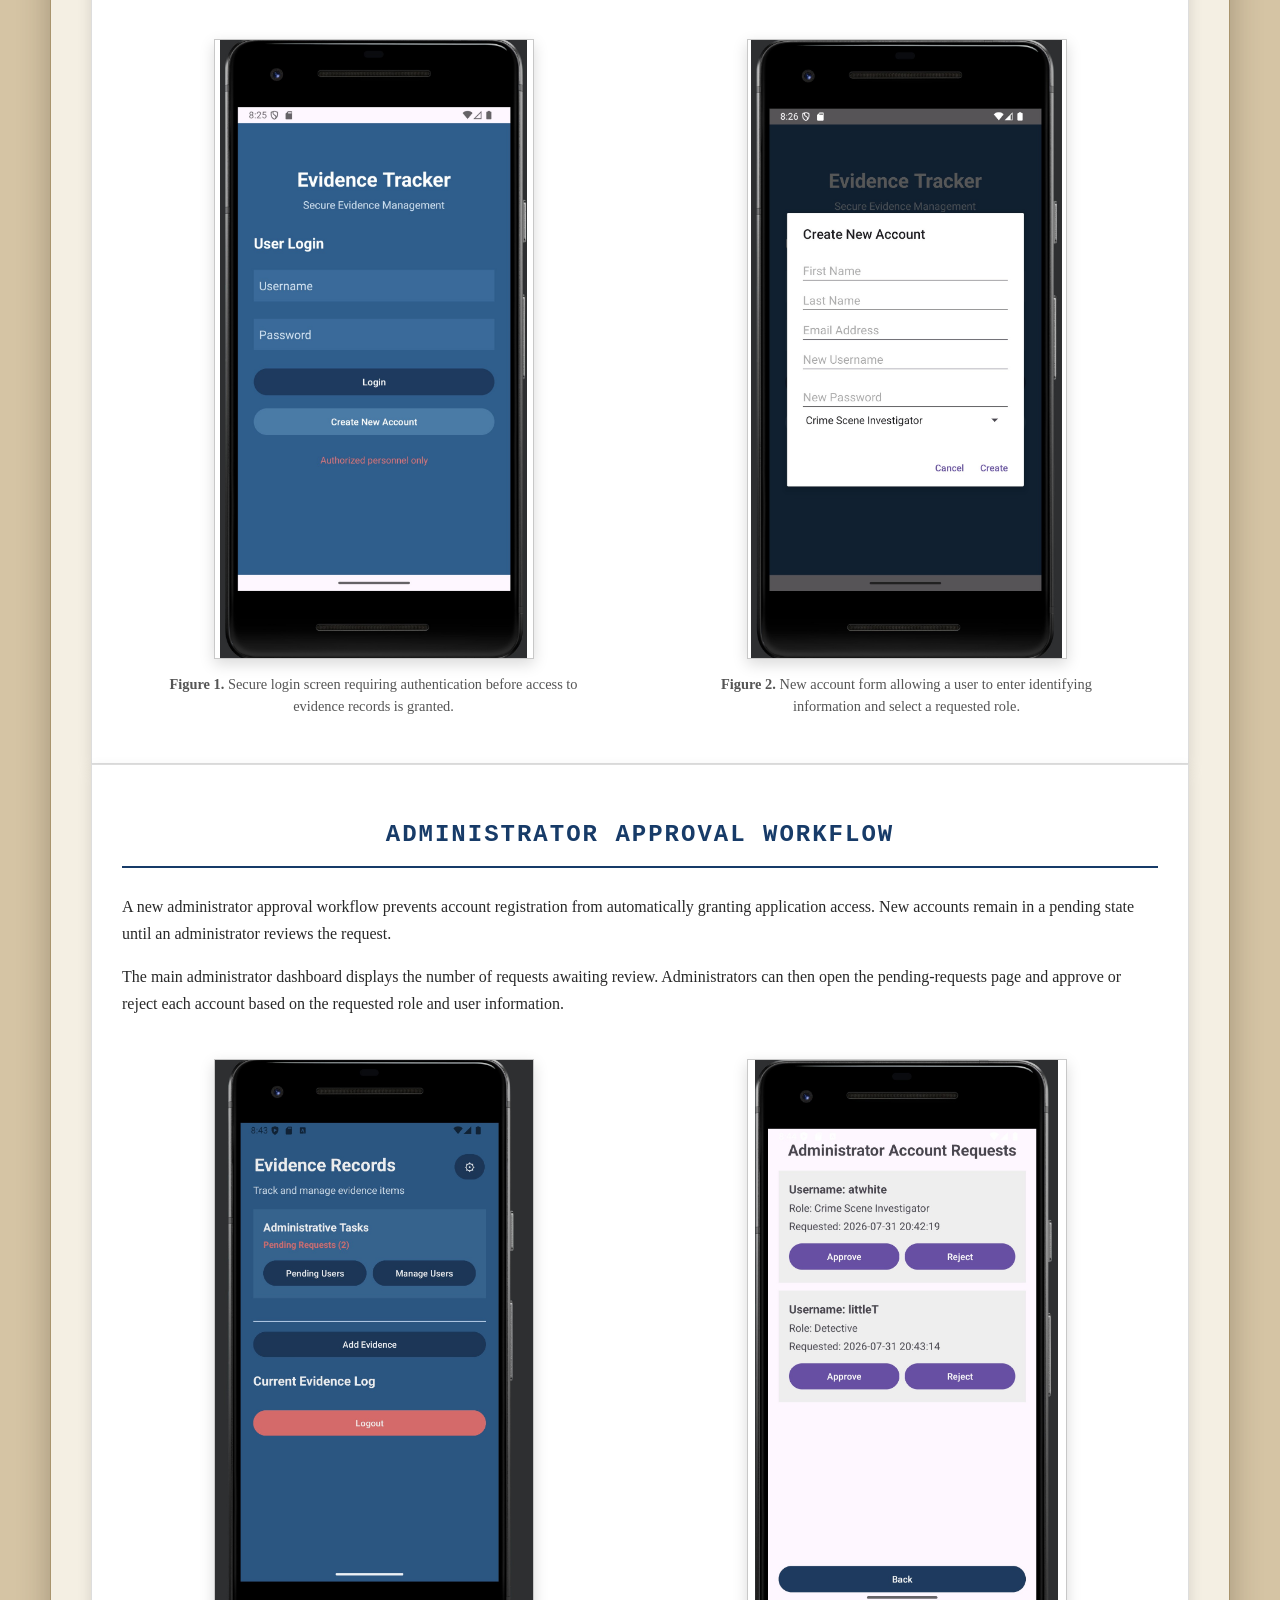
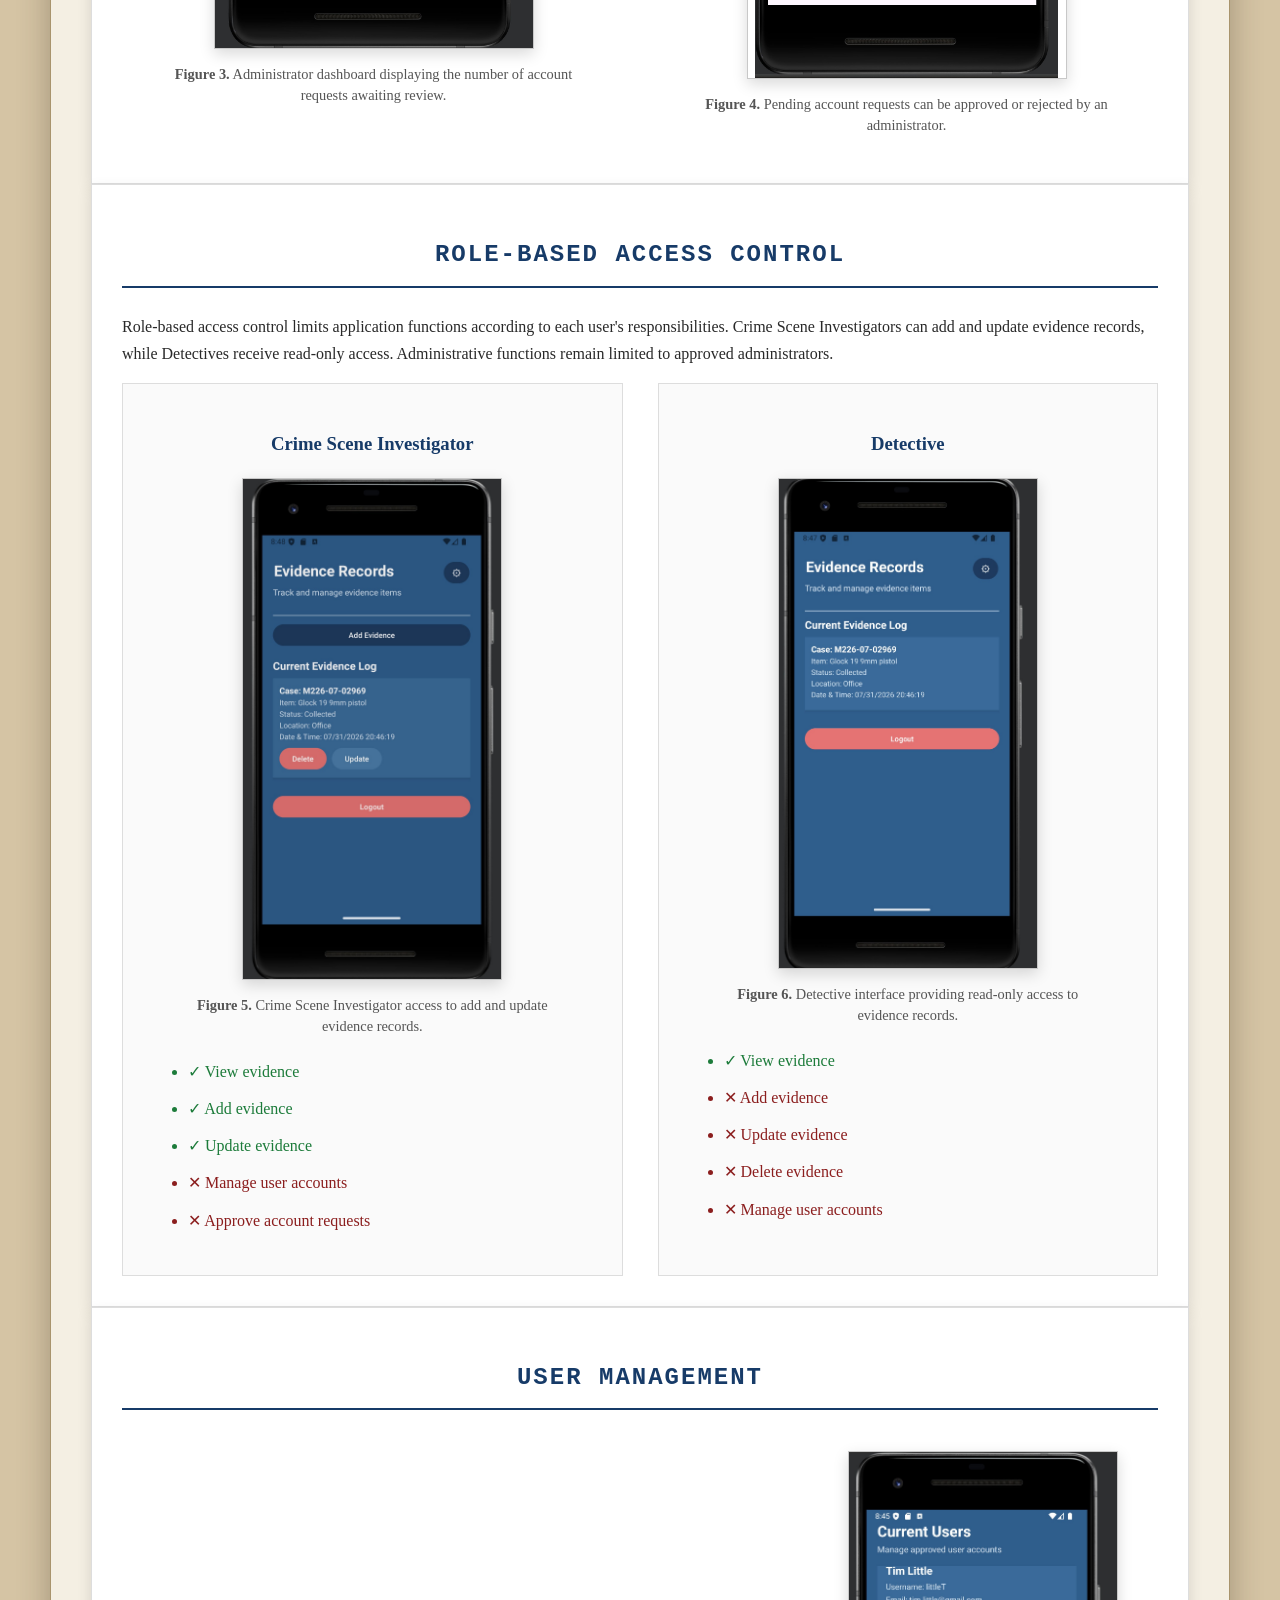
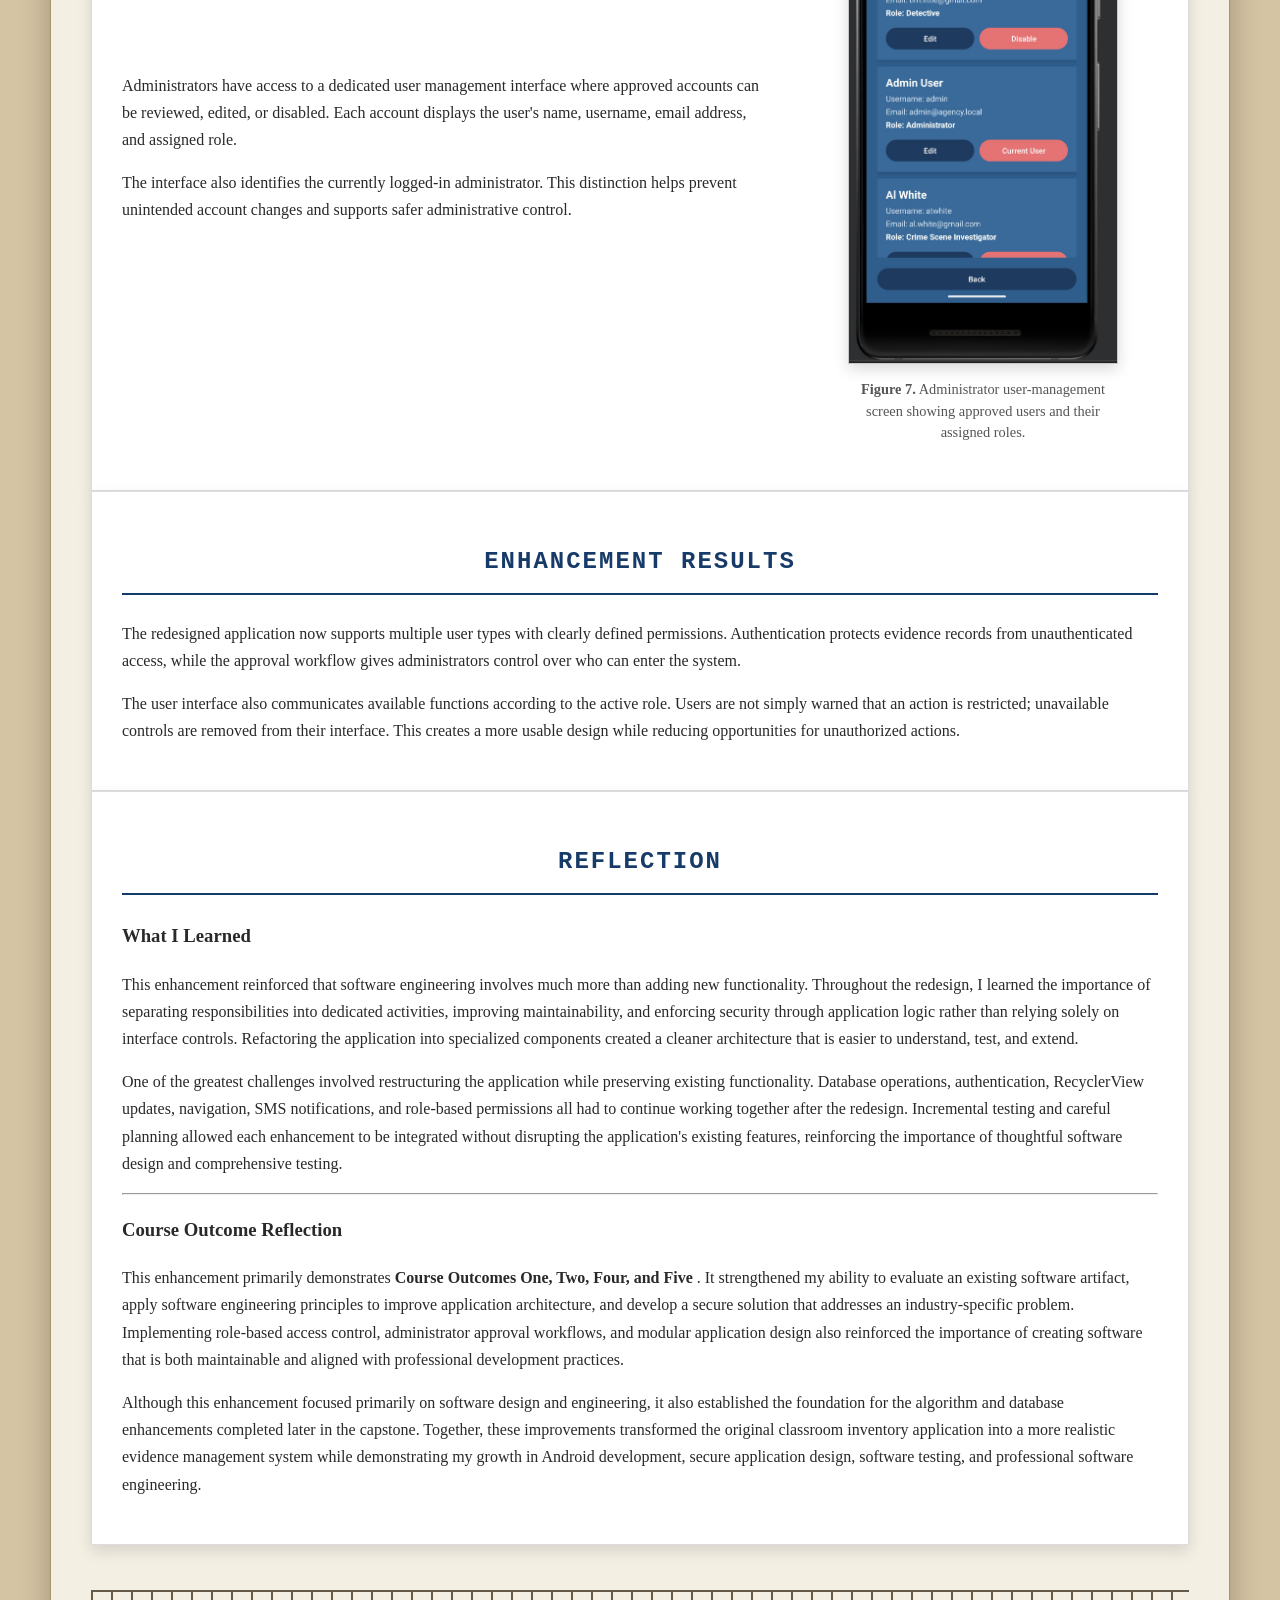
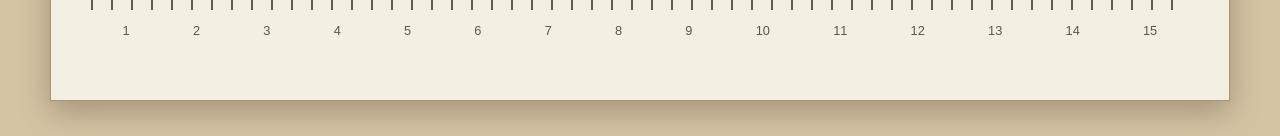
<file: software-design.html>
<!DOCTYPE html>
<html lang="en">

<head>
    <meta charset="UTF-8">

    <meta name="viewport"
          content="width=device-width, initial-scale=1.0">

    <meta name="description"
          content="Software Design and Engineering enhancement for Albert White's CS 499 Evidence Tracker capstone project.">

    <link rel="stylesheet" href="css/style.css">

    <title>
        Software Design &amp; Engineering | Albert White
    </title>
</head>

<body>

    <div class="site-container">

        <!-- Website Header -->
        <header class="site-header">

            <h1>Albert White</h1>

            <h2>Computer Science ePortfolio</h2>

            <p class="course-title">
                CS 499 Computer Science Capstone
            </p>

            <div class="project-stamp">
                Case File<br>
                Evidence Tracker<br>
                CS 499 Capstone
            </div>

        </header>

        <!-- Main Navigation -->
        <nav class="main-navigation"
             aria-label="Main navigation">

            <ul>

                <li>
                    <a href="index.html">
                        Home
                    </a>
                </li>

                <li>
                    <a href="code-review.html">
                        Code Review
                    </a>
                </li>

                <li>
                    <a class="active"
                       href="software-design.html">
                        Software Design &amp; Engineering
                    </a>
                </li>

                <li>
                    <a href="algorithms.html">
                        Algorithms &amp; Data Structures
                    </a>
                </li>

                <li>
                    <a href="databases.html">
                        Databases
                    </a>
                </li>

                <li>
                    <a ref="artifacts.html">
                        Evidence Tracker Project Artifacts
                    </a>
                </li>

            </ul>

        </nav>

        <!-- Page Content -->
        <main class="enhancement-page">

            <section class="paper-card page-introduction">

                <p class="section-label">
                    Enhancement One
                </p>

                <h2 class="section-heading">
                    Software Design &amp; Engineering
                </h2>

                <h3>Artifact Overview</h3>

                <p>
                    This artifact is my <strong>Evidence Tracker</strong> Android application,
                    originally developed during <strong>CS 360: Mobile Architecture and Programming</strong>.
                    Although the original assignment was designed as an inventory management
                    application, I redesigned it into an evidence management system that reflects
                    professional crime scene workflows. This enhancement focuses on improving the
                    application's software architecture, maintainability, and security through
                    software engineering best practices.
                </p>

                <hr class="section-divider">

                <h3>Why I Selected This Artifact</h3>

                <p>
                    I selected this application because it demonstrates my ability to apply
                    software engineering principles to solve a real-world problem. As a Crime
                    Scene Investigator, I understand that evidence management requires secure
                    workflows, dependable software, and clearly defined user responsibilities.
                    Enhancing this project allowed me to combine my professional experience with
                    software engineering while transforming a classroom assignment into a more
                    realistic evidence management system.
                </p>

                <p>
                    The original application successfully supported authentication and evidence
                    management but lacked role-specific permissions, administrator approval, and
                    modular organization. These limitations created an opportunity to redesign
                    the application by improving maintainability, security, and overall software
                    architecture.
                </p>

                <hr class="section-divider">

                <h3>Software Design Enhancements</h3>

                <p>
                    The enhancement introduced role-based access control supporting
                    Administrators, Crime Scene Investigators, and Detectives. Administrator
                    approval of new accounts, dedicated user management, secure authentication,
                    and authorization logic were added to better reflect professional evidence
                    management systems.
                </p>

                <p>
                    Evidence management responsibilities were also separated into dedicated
                    activities, improving maintainability while reducing complexity within the
                    original application. These changes created a cleaner architecture that is
                    easier to understand, maintain, and expand.
                </p>

            </section>

            <!-- Authentication -->
            <section class="paper-card">

                <h2 class="section-heading">
                    Authentication &amp; User Registration
                </h2>

                <p>
                    The enhanced application requires users to authenticate
                    before accessing evidence records. The login screen
                    restricts the system to authorized personnel and provides
                    a separate option for new users to request an account.
                </p>

                <p>
                    During registration, users enter identifying information
                    and select an organizational role. The account is not
                    immediately activated. Instead, it remains pending until
                    an administrator reviews the request.
                </p>

                <div class="screenshot-grid screenshot-grid-two">

                    <figure class="evidence-photo">

                        <img src="images/enhancement-1/homescreen.jpg"
                             alt="Evidence Tracker user login screen"
                             loading="lazy">

                        <figcaption>
                            <strong>Figure 1.</strong>
                            Secure login screen requiring authentication
                            before access to evidence records is granted.
                        </figcaption>

                    </figure>

                    <figure class="evidence-photo">

                        <img src="images/enhancement-1/create-new-account.jpg"
                             alt="Evidence Tracker create new account form"
                             loading="lazy">

                        <figcaption>
                            <strong>Figure 2.</strong>
                            New account form allowing a user to enter
                            identifying information and select a requested
                            role.
                        </figcaption>

                    </figure>

                </div>

            </section>

            <!-- Administrator Approval -->
            <section class="paper-card">

                <h2 class="section-heading">
                    Administrator Approval Workflow
                </h2>

                <p>
                    A new administrator approval workflow prevents account
                    registration from automatically granting application
                    access. New accounts remain in a pending state until an
                    administrator reviews the request.
                </p>

                <p>
                    The main administrator dashboard displays the number of
                    requests awaiting review. Administrators can then open the
                    pending-requests page and approve or reject each account
                    based on the requested role and user information.
                </p>

                <div class="screenshot-grid screenshot-grid-two">

                    <figure class="evidence-photo">

                        <img src="images/enhancement-1/admin-dashboard.jpg"
                             alt="Administrator dashboard showing pending account requests">

                        <figcaption>
                            <strong>Figure 3.</strong>
                            Administrator dashboard displaying the number of
                            account requests awaiting review.
                        </figcaption>

                    </figure>

                    <figure class="evidence-photo">

                        <img src="images/enhancement-1/pending-requests-page.jpg"
                             alt="Administrator account request approval and rejection screen"
                             loading="lazy">

                        <figcaption>
                            <strong>Figure 4.</strong>
                            Pending account requests can be approved or
                            rejected by an administrator.
                        </figcaption>

                    </figure>

                </div>

            </section>

            <!-- Role-Based Access -->
            <section class="paper-card">

                <h2 class="section-heading">
                    Role-Based Access Control
                </h2>

                <p>
                    Role-based access control limits application functions
                    according to each user's responsibilities. Crime Scene
                    Investigators can add and update evidence records, while
                    Detectives receive read-only access. Administrative
                    functions remain limited to approved administrators.
                </p>

                <div class="role-grid role-grid-two">

                    <article class="role-card">

                        <h3>
                            Crime Scene Investigator
                        </h3>

                        <figure class="evidence-photo">

                            <img src="images/enhancement-1/csi-access.jpg"
                                 alt="Crime Scene Investigator evidence screen with add and update controls">

                            <figcaption>
                                <strong>Figure 5.</strong>
                                Crime Scene Investigator access to add and
                                update evidence records.
                            </figcaption>

                        </figure>

                        <ul class="permission-list">
                            <li class="allowed">
                                View evidence
                            </li>

                            <li class="allowed">
                                Add evidence
                            </li>

                            <li class="allowed">
                                Update evidence
                            </li>

                            <li class="restricted">
                                Manage user accounts
                            </li>

                            <li class="restricted">
                                Approve account requests
                            </li>
                        </ul>

                    </article>

                    <article class="role-card">

                        <h3>
                            Detective
                        </h3>

                        <figure class="evidence-photo">

                            <img src="images/enhancement-1/detective-access-read-only.jpg"
                                 alt="Detective read-only evidence screen"
                                 loading="lazy">

                            <figcaption>
                                <strong>Figure 6.</strong>
                                Detective interface providing read-only access
                                to evidence records.
                            </figcaption>

                        </figure>

                        <ul class="permission-list">
                            <li class="allowed">
                                View evidence
                            </li>

                            <li class="restricted">
                                Add evidence
                            </li>

                            <li class="restricted">
                                Update evidence
                            </li>

                            <li class="restricted">
                                Delete evidence
                            </li>

                            <li class="restricted">
                                Manage user accounts
                            </li>
                        </ul>

                    </article>

                </div>

            </section>

            <!-- User Management -->
            <section class="paper-card">

                <h2 class="section-heading">
                    User Management
                </h2>

                <div class="feature-layout">

                    <div class="feature-text">

                        <p>
                            Administrators have access to a dedicated user
                            management interface where approved accounts can
                            be reviewed, edited, or disabled. Each account
                            displays the user's name, username, email address,
                            and assigned role.
                        </p>

                        <p>
                            The interface also identifies the currently
                            logged-in administrator. This distinction helps
                            prevent unintended account changes and supports
                            safer administrative control.
                        </p>

                    </div>

                    <figure class="evidence-photo feature-image">

                        <img src="images/enhancement-1/current-users-page.jpg"
                             alt="Evidence Tracker current users management screen"
                             loading="lazy">

                        <figcaption>
                            <strong>Figure 7.</strong>
                            Administrator user-management screen showing
                            approved users and their assigned roles.
                        </figcaption>

                    </figure>

                </div>

            </section>

            <!-- Results -->
            <section class="paper-card">

                <h2 class="section-heading">
                    Enhancement Results
                </h2>

                <p>
                    The redesigned application now supports multiple user
                    types with clearly defined permissions. Authentication
                    protects evidence records from unauthenticated access,
                    while the approval workflow gives administrators control
                    over who can enter the system.
                </p>

                <p>
                    The user interface also communicates available functions
                    according to the active role. Users are not simply warned
                    that an action is restricted; unavailable controls are
                    removed from their interface. This creates a more usable
                    design while reducing opportunities for unauthorized
                    actions.
                </p>

            </section>

            <!-- Reflection -->
            <section class="paper-card">

                <h2 class="section-heading">
                    Reflection
                </h2>

                <h3>What I Learned</h3>

                <p>
                    This enhancement reinforced that software engineering involves much more
                    than adding new functionality. Throughout the redesign, I learned the
                    importance of separating responsibilities into dedicated activities,
                    improving maintainability, and enforcing security through application
                    logic rather than relying solely on interface controls. Refactoring the
                    application into specialized components created a cleaner architecture
                    that is easier to understand, test, and extend.
                </p>

                <p>
                    One of the greatest challenges involved restructuring the application
                    while preserving existing functionality. Database operations,
                    authentication, RecyclerView updates, navigation, SMS notifications,
                    and role-based permissions all had to continue working together after
                    the redesign. Incremental testing and careful planning allowed each
                    enhancement to be integrated without disrupting the application's
                    existing features, reinforcing the importance of thoughtful software
                    design and comprehensive testing.
                </p>

                <hr class="section-divider">

                <h3>Course Outcome Reflection</h3>

                <p>
                    This enhancement primarily demonstrates <strong>
                        Course Outcomes One,
                        Two, Four, and Five
                    </strong>. It strengthened my ability to evaluate an
                    existing software artifact, apply software engineering principles to
                    improve application architecture, and develop a secure solution that
                    addresses an industry-specific problem. Implementing role-based access
                    control, administrator approval workflows, and modular application
                    design also reinforced the importance of creating software that is both
                    maintainable and aligned with professional development practices.
                </p>

                <p>
                    Although this enhancement focused primarily on software design and
                    engineering, it also established the foundation for the algorithm and
                    database enhancements completed later in the capstone. Together, these
                    improvements transformed the original classroom inventory application
                    into a more realistic evidence management system while demonstrating my
                    growth in Android development, secure application design, software
                    testing, and professional software engineering.
                </p>

            </section>

            <!-- Evidence Scale -->
            <div class="evidence-ruler"
                 aria-hidden="true">

                <div class="ruler-numbers">
                    <span>1</span>
                    <span>2</span>
                    <span>3</span>
                    <span>4</span>
                    <span>5</span>
                    <span>6</span>
                    <span>7</span>
                    <span>8</span>
                    <span>9</span>
                    <span>10</span>
                    <span>11</span>
                    <span>12</span>
                    <span>13</span>
                    <span>14</span>
                    <span>15</span>
                </div>

            </div>

        </main>

    </div>

</body>

</html>
</file>
<file: css/style.css>
* {
    box-sizing: border-box;
}

body {
    margin: 0;
    background-color: #d5c4a4;
    color: #292929;
    font-family: Georgia, "Times New Roman", serif;
    line-height: 1.7;
}

.site-container {
    width: 94%;
    max-width: 1180px;
    margin: 35px auto;
    background-color: #f4efe3;
    border: 1px solid #a8946d;
    box-shadow: 0 10px 30px rgba(40, 31, 19, 0.3);
}

.site-header {
    padding: 55px 35px 40px;
    text-align: center;
    background-color: #f8f4ea;
    border-bottom: 1px solid #b9a77f;
}

    .site-header h1 {
        margin: 0;
        color: #102f5b;
        font-family: "Courier New", Courier, monospace;
        font-size: 4rem;
        letter-spacing: 4px;
    }

    .site-header h2 {
        margin: 10px 0 0;
        color: #173b68;
        font-family: "Courier New", Courier, monospace;
        font-size: 1.8rem;
        letter-spacing: 3px;
        text-transform: uppercase;
    }

.course-title {
    margin-top: 8px;
    color: #555555;
    font-family: "Courier New", Courier, monospace;
}

/* ==========================================
   STICKY NAVIGATION
========================================== */

.main-navigation {
    position: sticky;
    top: 0;
    z-index: 1000;
    background: #123a68;
    box-shadow: 0 4px 12px rgba(0, 0, 0, 0.15);
    transition: box-shadow .25s ease, background-color .25s ease;
}

    .main-navigation ul {
        list-style: none;
        margin: 0;
        padding: 0;
        display: flex;
        justify-content: center;
    }

    .main-navigation li {
        border-right: 1px solid rgba(255,255,255,.25);
    }

        .main-navigation li:last-child {
            border-right: none;
        }

    .main-navigation a {
        display: block;
        color: white;
        text-decoration: none;
        padding: 18px 18px;
        font-family: Arial, Helvetica, sans-serif;
        font-size: .78rem;
        font-weight: bold;
        text-transform: uppercase;
        letter-spacing: .6px;
        text-align: center;
        transition: background-color .25s ease, color .25s ease;
    }

        .main-navigation a:hover {
            background: #e8dfcc;
            color: #123a68;
        }

    .main-navigation .active {
        background: #f2ecde;
        color: #123a68;
    }
/* ==========================================
   MAIN LAYOUT
========================================== */

main {
    padding: 40px;
}

.content-grid {
    display: grid;
    grid-template-columns: 2fr 1fr;
    gap: 30px;
}

.paper-card {
    background: white;
    padding: 30px;
    box-shadow: 0 6px 14px rgba(0,0,0,.12);
    border: 1px solid #ddd;
}

.section-heading {
    color: #173b68;
    font-family: "Courier New";
    text-transform: uppercase;
    letter-spacing: 2px;
    border-bottom: 2px solid #173b68;
    padding-bottom: 10px;
    margin-bottom: 25px;
}

.portfolio-list {
    margin: 20px 0;
    padding-left: 40px;
    line-height: 2;
    text-align: left;
}

.portfolio-list li {
    text-align: left;
}

/* ==========================================
   HEADER DETAILS
========================================== */

.site-header {
    position: relative;
    overflow: hidden;
}

    .site-header::after {
        content: "";
        position: absolute;
        top: 10px;
        right: 40px;
        width: 220px;
        height: 220px;
        background-image: url("../images/fingerprint.png");
        background-repeat: no-repeat;
        background-size: contain;
        opacity: .08;
        transform: rotate(-8deg);
        pointer-events: none;
    }

.project-stamp {
    position: absolute;
    right: 35px;
    bottom: 25px;
    padding: 9px 14px;
    border: 3px double #173b68;
    color: #173b68;
    background-color: rgba(248, 244, 234, 0.75);
    font-family: Arial, Helvetica, sans-serif;
    font-size: 0.75rem;
    font-weight: bold;
    line-height: 1.35;
    text-align: center;
    text-transform: uppercase;
    transform: rotate(-2deg);
    z-index: 2;
}

.site-header h1,
.site-header h2,
.course-title {
    position: relative;
    z-index: 2;
}
@media (max-width: 800px) {

    .project-stamp {
        position: relative;
        right: auto;
        bottom: auto;
        display: inline-block;
        margin-top: 25px;
    }

    .site-header::after {
        right: 10px;
        font-size: 130px;
    }

    .content-grid {
        grid-template-columns: 1fr;
    }

    .main-navigation ul {
        flex-wrap: wrap;
    }
}
.case-status {
    margin-top: 30px;
    background-color: #f9f6ee;
    border: 1px solid #b9aa8d;
    box-shadow: 0 5px 14px rgba(0, 0, 0, 0.1);
}

.case-status-header {
    display: flex;
    justify-content: space-between;
    gap: 20px;
    padding: 14px 20px;
    background-color: #173b68;
    color: white;
    font-family: Arial, Helvetica, sans-serif;
    text-transform: uppercase;
    letter-spacing: 1px;
}

.status-grid {
    display: grid;
    grid-template-columns: repeat(3, 1fr);
}

.status-item {
    padding: 18px 20px;
    border-right: 1px solid #d5cab6;
    border-bottom: 1px solid #d5cab6;
}

    .status-item:nth-child(3n) {
        border-right: none;
    }

    .status-item:nth-last-child(-n + 3) {
        border-bottom: none;
    }

.status-label {
    display: block;
    margin-bottom: 5px;
    color: #173b68;
    font-family: Arial, Helvetica, sans-serif;
    font-size: 0.72rem;
    font-weight: bold;
    letter-spacing: 0.8px;
    text-transform: uppercase;
}

.status-complete {
    font-weight: bold;
}

    .status-complete::before {
        content: "✓ ";
    }

.status-progress::before {
    content: "□ ";
}

@media (max-width: 800px) {
    .status-grid {
        grid-template-columns: 1fr;
    }

    .status-item {
        border-right: none;
    }

        .status-item:nth-last-child(-n + 3) {
            border-bottom: 1px solid #d5cab6;
        }

        .status-item:last-child {
            border-bottom: none;
        }

    .case-status-header {
        flex-direction: column;
    }
}

/* ==========================================
   EVIDENCE SCALE
========================================== */

.evidence-ruler {
    margin-top: 45px;
    height: 70px;
    border-top: 2px solid #665b49;
    background-image: repeating-linear-gradient( 90deg, #665b49 0, #665b49 2px, transparent 2px, transparent 20px );
    background-size: auto 18px;
    background-repeat: repeat-x;
}

.ruler-numbers {
    display: flex;
    justify-content: space-around;
    padding-top: 28px;
    color: #5f5648;
    font-family: Arial, Helvetica, sans-serif;
    font-size: .8rem;
}

/* ==========================================
   SOFTWARE DESIGN PAGE
========================================== */

.page-introduction {
    text-align: left;
}

.section-label {
    color: #666;
    text-transform: uppercase;
    font-size: .8rem;
    letter-spacing: 2px;
    font-family: Arial, Helvetica, sans-serif;
}

.objective-grid {
    display: grid;
    grid-template-columns: repeat(2, 1fr);
    gap: 18px;
}

.objective-item {
    display: flex;
    gap: 12px;
    align-items: flex-start;
}

.objective-check {
    color: #173b68;
    font-weight: bold;
    font-size: 1.2rem;
}

/* ==========================================
   SCREENSHOTS
========================================== */

.screenshot-grid-two {
    display: grid;
    grid-template-columns: repeat(2,1fr);
    gap: 30px;
    margin-top: 25px;
}

.evidence-photo {
    text-align: center;
}

    .evidence-photo img {
        width: 100%;
        max-width: 320px;
        max-height: 620px;
        object-fit: contain;
        border: 1px solid #c8c8c8;
        box-shadow: 0 5px 14px rgba(0,0,0,.15);
        background: white;
        margin: auto;
        display: block;
    }

    .evidence-photo figcaption {
        margin-top: 15px;
        font-size: .9rem;
        color: #555;
        line-height: 1.5;
    }

/* ==========================================
   USER ROLES
========================================== */

.role-grid-two {
    display: grid;
    grid-template-columns: repeat(2,1fr);
    gap: 35px;
}

.role-card {
    background: #fafafa;
    padding: 25px;
    border: 1px solid #ddd;
}

    .role-card h3 {
        text-align: center;
        color: #173b68;
    }

    .role-card img {
        max-width: 260px;
    }

.permission-list {
    margin-top: 20px;
}

    .permission-list li {
        margin-bottom: 10px;
    }

.allowed {
    color: #1c7b3a;
}

    .allowed::before {
        content: "✓ ";
    }

.restricted {
    color: #8b1e1e;
}

    .restricted::before {
        content: "✕ ";
    }

/* ==========================================
   FEATURE LAYOUT
========================================== */

.feature-layout {
    display: grid;
    grid-template-columns: 1fr 350px;
    gap: 40px;
    align-items: center;
}

.feature-image img {
    max-width: 280px;
}

/* ==========================================
   RESPONSIVE lAYOUT
========================================== */

@media (max-width:900px) {

    .objective-grid,
    .screenshot-grid-two,
    .role-grid-two,
    .feature-layout {
        grid-template-columns: 1fr;
    }
}

/* ==========================================
   CODE REVIEW VIDEO
========================================== */

.video-container {
    position: relative;
    width: 100%;
    max-width: 900px;
    margin: 28px auto 0;
    padding-bottom: 56.25%;
    height: 0;
    overflow: hidden;
    background-color: #1f1f1f;
    border: 1px solid #c8bca7;
    box-shadow: 0 6px 15px rgba(0, 0, 0, 0.18);
}

    .video-container iframe {
        position: absolute;
        inset: 0;
        width: 100%;
        height: 100%;
        border: 0;
    }
/* ==========================================
   HOME PAGE INTRODUCTION
========================================== */

.page-introduction {
    text-align: center;
}

.intro-content {
    max-width: 760px;
    margin: 0 auto;
}

.intro-photo {
    margin-bottom: 35px;
}

.profile-photo {
    width: 100%;
    max-width: 240px;
    height: auto;
    border-radius: 8px;
    border: 1px solid #b9a77f;
    box-shadow: 0 8px 20px rgba(0,0,0,.18);
    display: block;
    margin: 0 auto 20px;
}

.intro-photo h3 {
    margin-bottom: 8px;
    color: #173b68;
}

.subtitle {
    color: #555;
    font-style: italic;
    line-height: 1.6;
    margin-bottom: 30px;
}

.page-introduction p {
    text-align: left;
}

.section-label,
.section-heading {
    text-align: center;
}

/* ==========================================
   Code Example
========================================== */

.code-example {
    margin: 30px 0;
    background: #f8f8f8;
    border: 1px solid #d8d8d8;
    overflow-x: auto;
}

    .code-example pre {
        margin: 0;
        padding: 20px;
        overflow-x: auto;
        white-space: pre;
        font-family: "Courier New", monospace;
        font-size: 0.95rem;
        line-height: 1.5;
    }

/* ==========================================
   Mobile Code Example
========================================== */

@media (max-width: 768px) {

    /* Reduce overall page padding */
    main {
        padding: 15px;
    }

    .paper-card {
        padding: 18px;
    }

    /* Allow code container to scroll if absolutely necessary */
    .code-example {
        overflow-x: auto;
        -webkit-overflow-scrolling: touch;
    }

        /* Style all code blocks */
        .code-example pre {
            margin: 0;
            padding: 12px;
            overflow-x: auto;
            white-space: pre;
            font-size: 0.72rem;
            line-height: 1.3;
        }

    /* Slightly smaller for the Search Processing Example */
    .search-processing-code {
        font-size: 0.68rem;
    }
}
/* ==========================================
   SCROLL OFFSET
========================================== */

html {
    scroll-padding-top: 80px;
}
</file>
